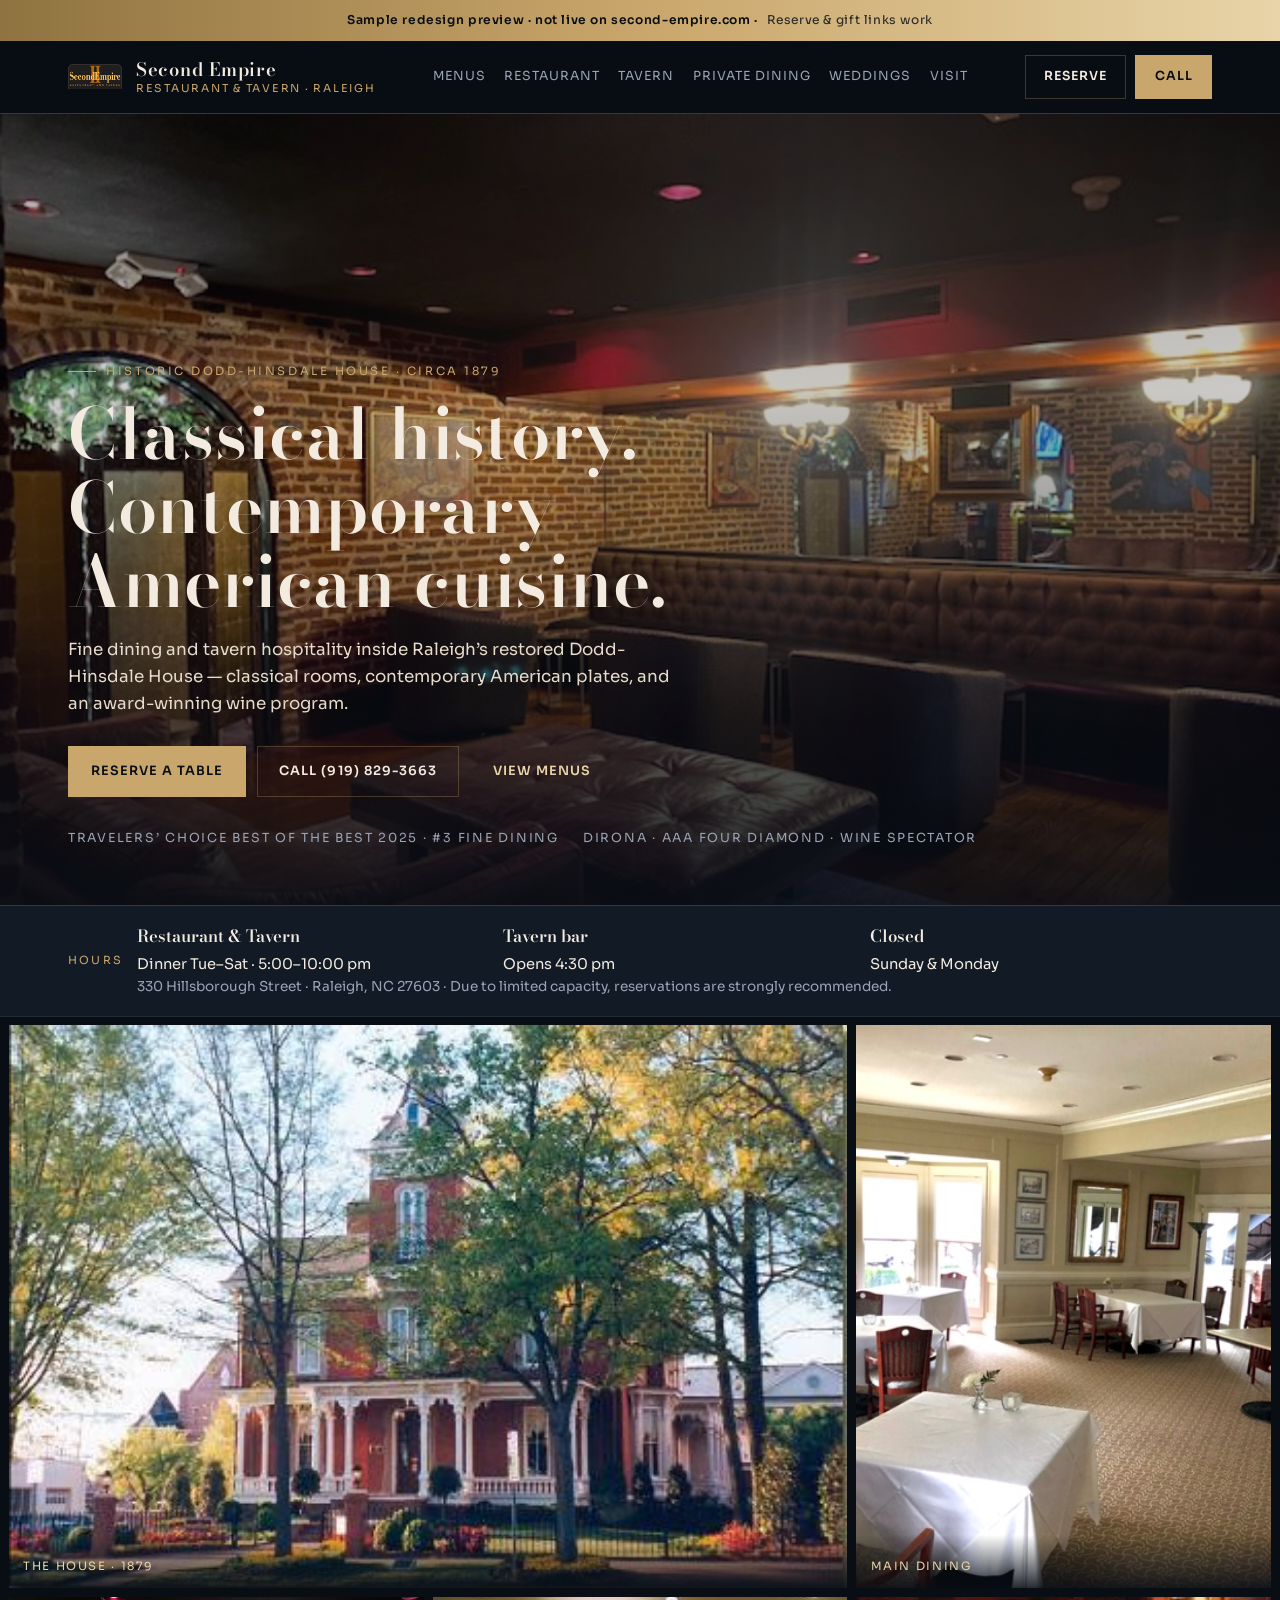
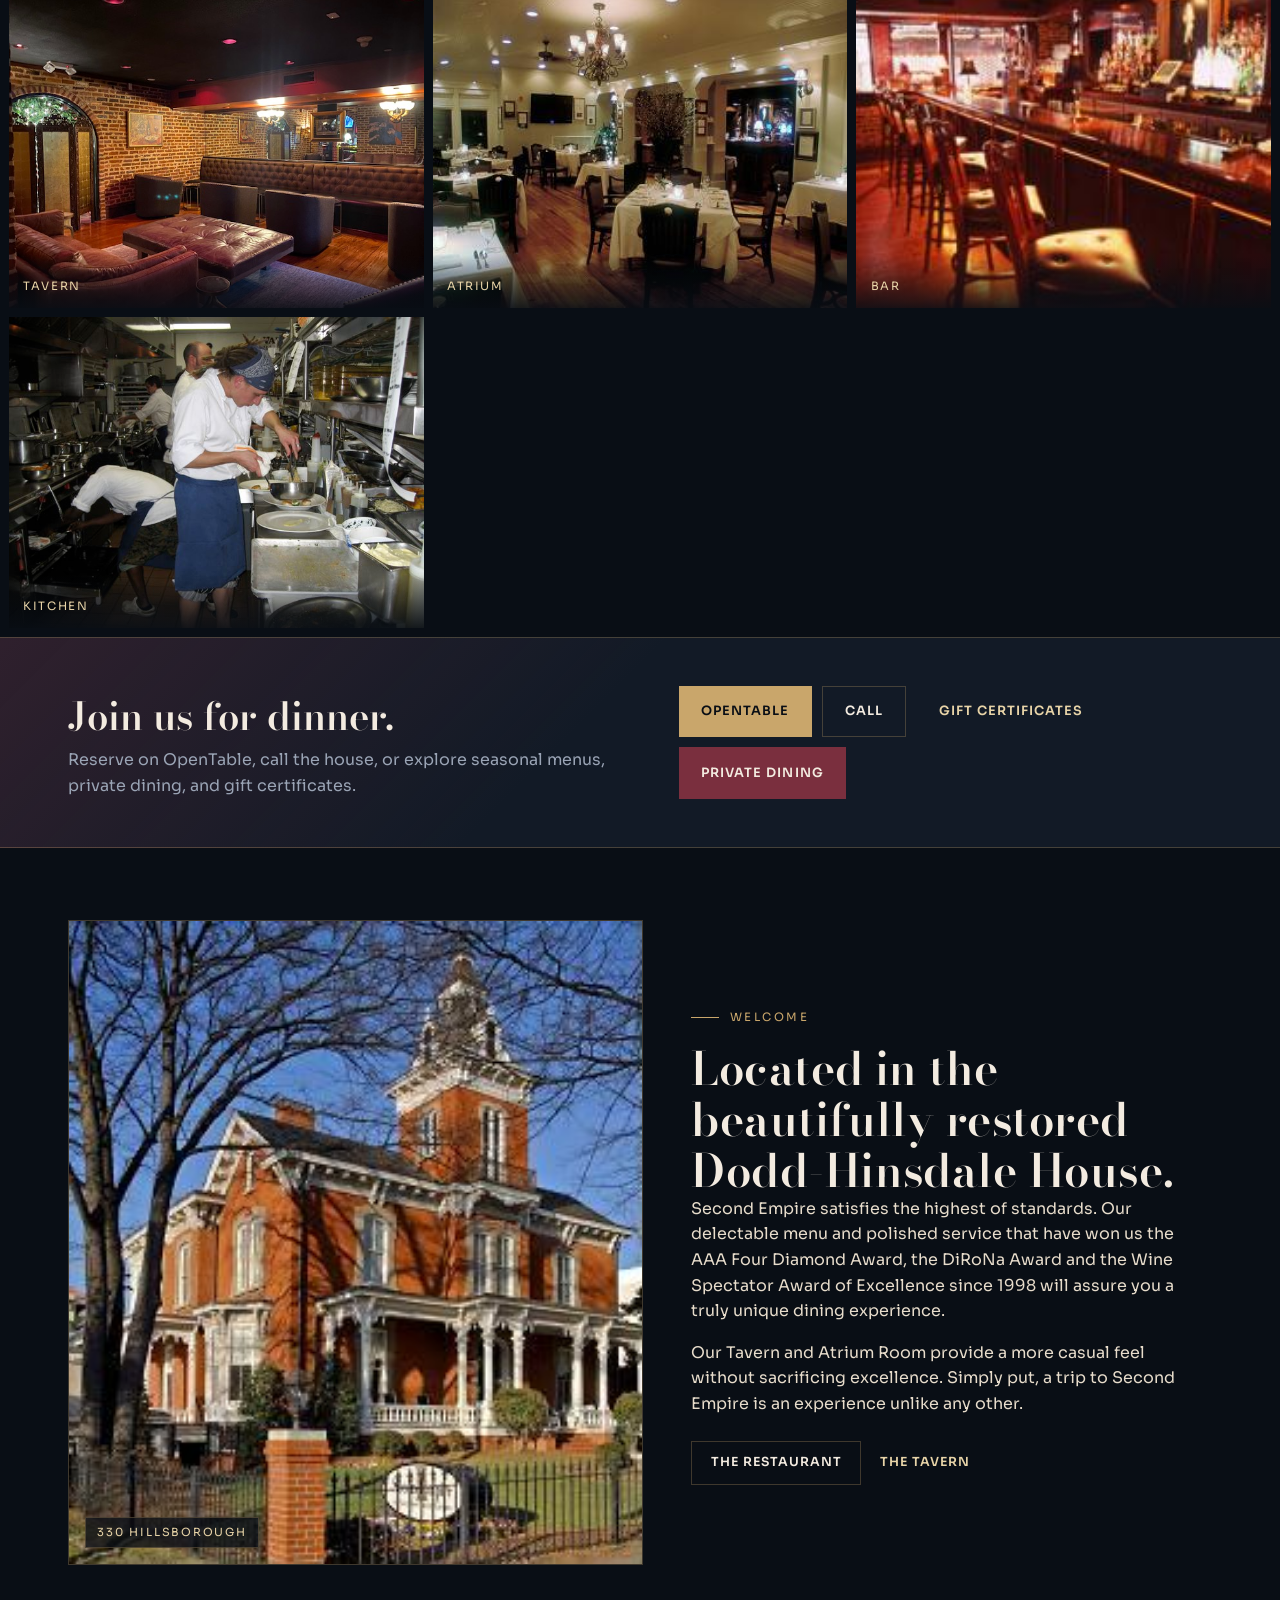
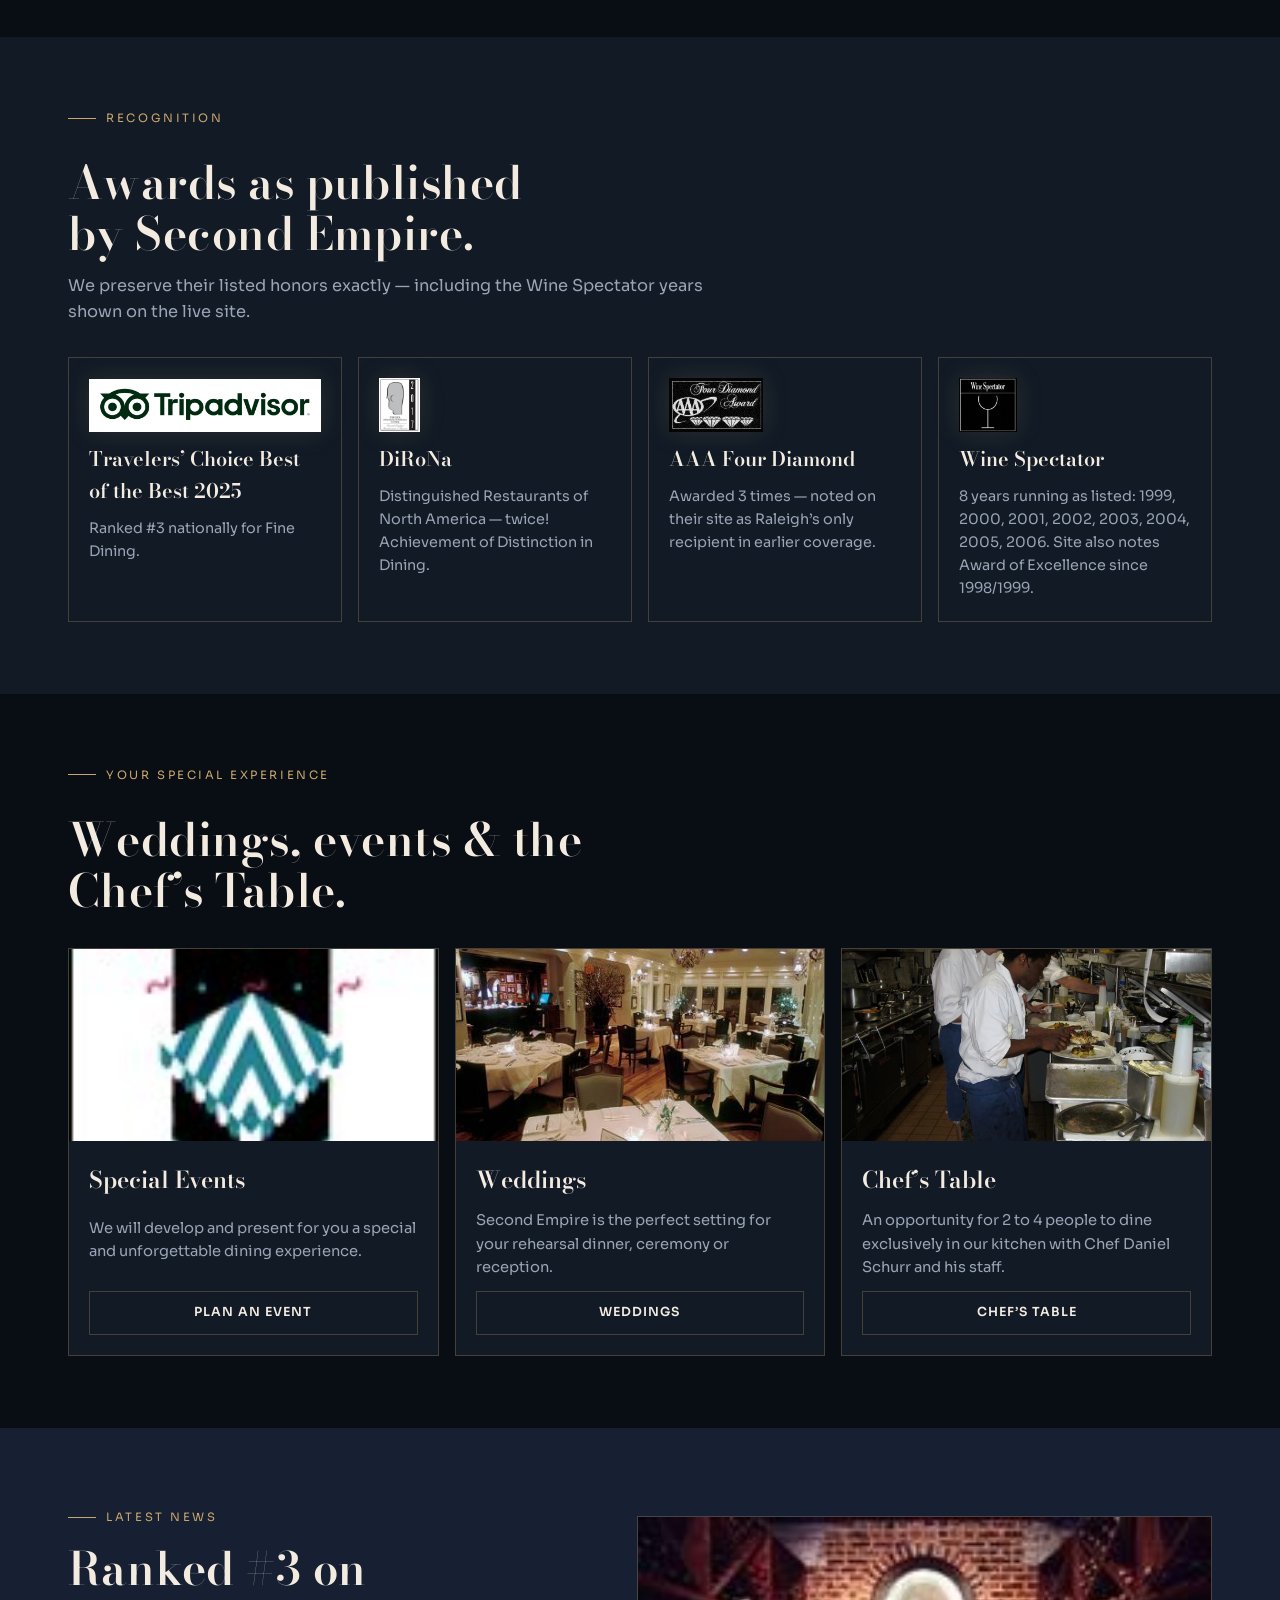
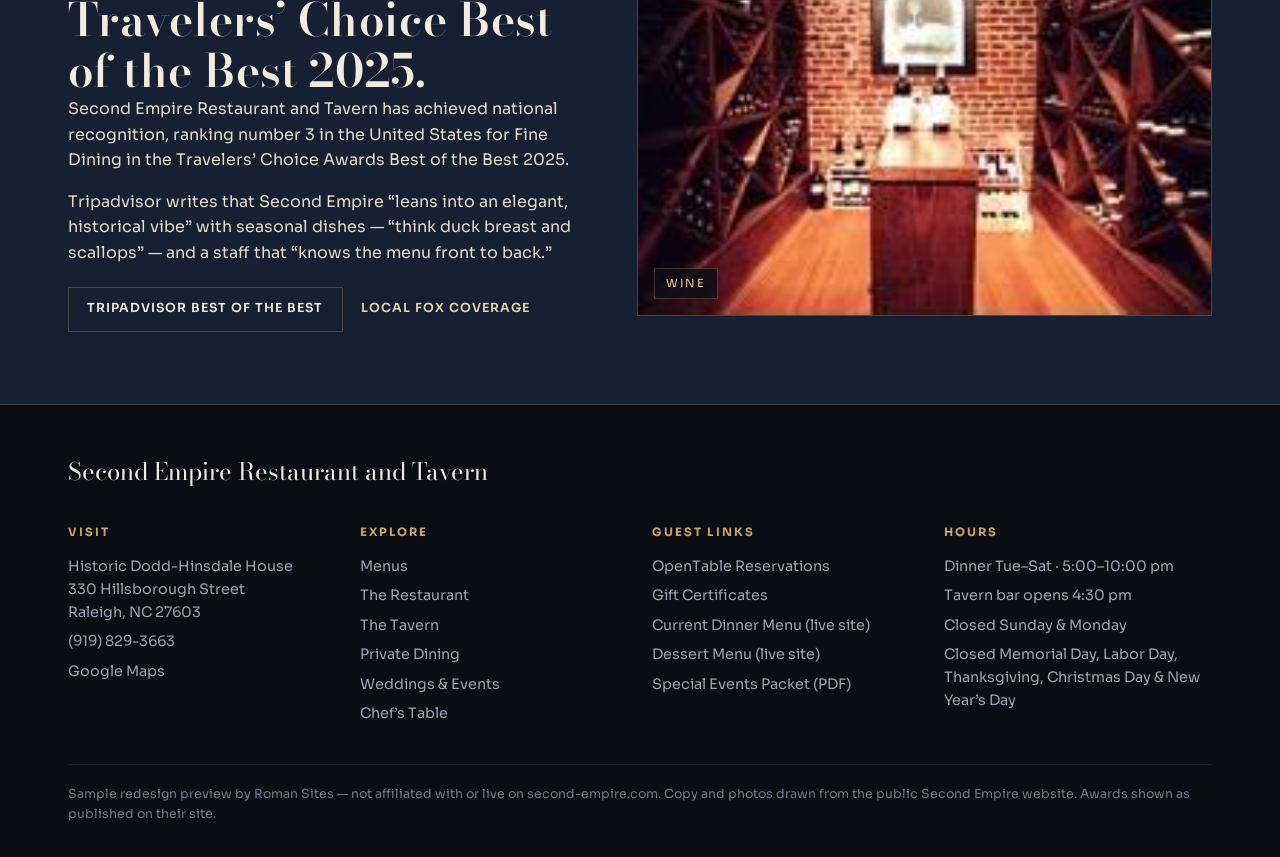
<file: index.html>
<!DOCTYPE html>
<html lang="en">
<head>
  <meta charset="utf-8" />
  <meta name="viewport" content="width=device-width, initial-scale=1" />
  <title>Second Empire Restaurant and Tavern · Historic Dodd-Hinsdale House, Raleigh</title>
  <meta name="description" content="Fine dining in downtown Raleigh’s restored Dodd-Hinsdale House. Contemporary American cuisine, award-winning wine, Tavern, private dining, weddings & Chef’s Table." />
  <link rel="preconnect" href="https://fonts.googleapis.com" />
  <link rel="preconnect" href="https://fonts.gstatic.com" crossorigin />
  <link href="https://fonts.googleapis.com/css2?family=Bodoni+Moda:ital,opsz,wght@0,6..96,500;0,6..96,600;0,6..96,700;1,6..96,500&family=Sora:wght@400;500;600;700&display=swap" rel="stylesheet" />
  <link rel="stylesheet" href="assets/styles.css" />
  <link rel="icon" href="assets/logo.png" />
</head>
<body>
  <div class="preview-banner" role="status">
    Sample redesign preview · not live on second-empire.com · <span>Reserve &amp; gift links work</span>
  </div>

  <header class="site-header">
    <div class="nav-inner">
      <a class="brand" href="index.html">
        <img src="assets/logo.png" alt="Second Empire logo" width="752" height="344" />
        <span class="brand-text">
          <span class="brand-name">Second Empire</span>
          <span class="brand-tag">Restaurant &amp; Tavern · Raleigh</span>
        </span>
      </a>
      <nav class="nav-links" aria-label="Primary">
        <a href="menus.html">Menus</a>
        <a href="restaurant.html">Restaurant</a>
        <a href="tavern.html">Tavern</a>
        <a href="private-dining.html">Private Dining</a>
        <a href="weddings-events.html">Weddings</a>
        <a href="visit.html">Visit</a>
      </nav>
      <div class="nav-ctas">
        <a class="btn btn-secondary" href="https://www.opentable.com/r/second-empire-restaurant-and-tavern-reservations-raleigh?restref=36919&lang=en-US&ot_source=Restaurant%20website" target="_blank" rel="noopener">Reserve</a>
        <a class="btn btn-primary" href="tel:9198293663">Call</a>
        <button class="nav-toggle" type="button" data-nav-toggle aria-expanded="false" aria-controls="mobile-nav" aria-label="Open menu">
          <span></span>
        </button>
      </div>
    </div>
    <div class="mobile-panel" id="mobile-nav" data-mobile-panel>
      <a href="menus.html">Menus</a>
      <a href="restaurant.html">The Restaurant</a>
      <a href="tavern.html">The Tavern</a>
      <a href="private-dining.html">Private Dining</a>
      <a href="weddings-events.html">Weddings &amp; Events</a>
      <a href="chefs-table.html">Chef’s Table</a>
      <a href="visit.html">Visit / Hours</a>
      <a href="https://secondempire.hrpos.heartland.us/" target="_blank" rel="noopener">Gift Certificates</a>
      <a href="tel:9198293663">Call (919) 829-3663</a>
      <div class="mobile-ctas">
        <a class="btn btn-secondary" href="https://www.opentable.com/r/second-empire-restaurant-and-tavern-reservations-raleigh?restref=36919&lang=en-US&ot_source=Restaurant%20website" target="_blank" rel="noopener">Reserve</a>
        <a class="btn btn-primary" href="tel:9198293663">Call</a>
      </div>
    </div>
  </header>

  <main>

    <section class="hero">
      <div class="hero-media" aria-hidden="true">
        <img src="assets/img-7477.jpg" alt="" width="960" height="720" fetchpriority="high" />
      </div>
      <div class="hero-shade" aria-hidden="true"></div>
      <div class="hero-content">
        <p class="eyebrow">Historic Dodd-Hinsdale House · Circa 1879</p>
        <h1>Classical history. Contemporary American cuisine.</h1>
        <p class="hero-lead">Fine dining and tavern hospitality inside Raleigh’s restored Dodd-Hinsdale House — classical rooms, contemporary American plates, and an award-winning wine program.</p>
        <div class="hero-actions">
          <a class="btn btn-primary btn-lg" href="https://www.opentable.com/r/second-empire-restaurant-and-tavern-reservations-raleigh?restref=36919&lang=en-US&ot_source=Restaurant%20website" target="_blank" rel="noopener">Reserve a Table</a>
          <a class="btn btn-secondary btn-lg" href="tel:9198293663">Call (919) 829-3663</a>
          <a class="btn btn-ghost btn-lg" href="menus.html">View Menus</a>
        </div>
        <div class="monogram-row" aria-label="Highlights">
          <span>Travelers’ Choice Best of the Best 2025 · #3 Fine Dining</span>
          <span>DiRoNa · AAA Four Diamond · Wine Spectator</span>
        </div>
      </div>
    </section>

    <aside class="hours-strip" aria-label="Hours">
      <div class="hours-strip-inner">
        <div class="hours-label">Hours</div>
        <div>
          <div class="hours-grid">
            <div>
              <strong>Restaurant &amp; Tavern</strong>
              Dinner Tue–Sat · 5:00–10:00 pm
            </div>
            <div>
              <strong>Tavern bar</strong>
              Opens 4:30 pm
            </div>
            <div>
              <strong>Closed</strong>
              Sunday &amp; Monday
            </div>
          </div>
          <p class="hours-note">330 Hillsborough Street · Raleigh, NC 27603 · Due to limited capacity, reservations are strongly recommended.</p>
        </div>
      </div>
    </aside>

    <section class="photo-mosaic" aria-label="The house">
      <div class="photo-mosaic-grid">
        <figure class="tile">
          <img src="assets/house-front.jpg" alt="Historic Dodd-Hinsdale House" width="407" height="273" loading="lazy" />
          <figcaption class="tile-caption">The House · 1879</figcaption>
        </figure>
        <figure class="tile">
          <img src="assets/empire-room.jpg" alt="Dining room at Second Empire" width="640" height="480" loading="lazy" />
          <figcaption class="tile-caption">Main dining</figcaption>
        </figure>
        <figure class="tile">
          <img src="assets/dining-1.jpg" alt="Tavern dining" width="640" height="480" loading="lazy" />
          <figcaption class="tile-caption">Tavern</figcaption>
        </figure>
        <figure class="tile">
          <img src="assets/atrium_n.jpg" alt="Atrium room" width="404" height="271" loading="lazy" />
          <figcaption class="tile-caption">Atrium</figcaption>
        </figure>
        <figure class="tile">
          <img src="assets/bar.jpg" alt="Tavern bar" width="250" height="165" loading="lazy" />
          <figcaption class="tile-caption">Bar</figcaption>
        </figure>
        <figure class="tile">
          <img src="assets/img-5669.jpg" alt="Kitchen plating" width="640" height="480" loading="lazy" />
          <figcaption class="tile-caption">Kitchen</figcaption>
        </figure>
      </div>
    </section>

    <section class="cta-band">
      <div class="cta-band-inner">
        <div>
          <h2>Join us for dinner.</h2>
          <p class="muted">Reserve on OpenTable, call the house, or explore seasonal menus, private dining, and gift certificates.</p>
        </div>
        <div class="cta-band-actions">
          <a class="btn btn-primary btn-lg" href="https://www.opentable.com/r/second-empire-restaurant-and-tavern-reservations-raleigh?restref=36919&lang=en-US&ot_source=Restaurant%20website" target="_blank" rel="noopener">OpenTable</a>
          <a class="btn btn-secondary btn-lg" href="tel:9198293663">Call</a>
          <a class="btn btn-ghost btn-lg" href="https://secondempire.hrpos.heartland.us/" target="_blank" rel="noopener">Gift Certificates</a>
          <a class="btn btn-wine btn-lg" href="private-dining.html">Private Dining</a>
        </div>
      </div>
    </section>

    <section class="section">
      <div class="section-inner split">
        <div class="split-visual" aria-hidden="true">
          <img src="assets/outside.jpg" alt="" width="245" height="275" loading="lazy" />
          <p class="split-visual-caption">330 Hillsborough</p>
        </div>
        <div>
          <p class="eyebrow">Welcome</p>
          <h2 class="display-h2">Located in the beautifully restored Dodd-Hinsdale House.</h2>
          <div class="prose">
            <p>Second Empire satisfies the highest of standards. Our delectable menu and polished service that have won us the AAA Four Diamond Award, the DiRoNa Award and the Wine Spectator Award of Excellence since 1998 will assure you a truly unique dining experience.</p>
            <p>Our Tavern and Atrium Room provide a more casual feel without sacrificing excellence. Simply put, a trip to Second Empire is an experience unlike any other.</p>
          </div>
          <div class="hero-actions" style="margin-top:1.5rem">
            <a class="btn btn-secondary" href="restaurant.html">The Restaurant</a>
            <a class="btn btn-ghost" href="tavern.html">The Tavern</a>
          </div>
        </div>
      </div>
    </section>

    <section class="section band-slate">
      <div class="section-inner">
        <div class="section-head">
          <p class="eyebrow">Recognition</p>
          <h2 class="display-h2">Awards as published by Second Empire.</h2>
          <p class="lede">We preserve their listed honors exactly — including the Wine Spectator years shown on the live site.</p>
        </div>
        <div class="awards">
          <article class="award-card">
            <img src="assets/tripadvisor.png" alt="Tripadvisor" width="416" height="96" />
            <h3>Travelers’ Choice Best of the Best 2025</h3>
            <p>Ranked #3 nationally for Fine Dining.</p>
          </article>
          <article class="award-card">
            <img src="assets/dirona-2017.png" alt="DiRoNa" width="240" height="320" />
            <h3>DiRoNa</h3>
            <p>Distinguished Restaurants of North America — twice! Achievement of Distinction in Dining.</p>
          </article>
          <article class="award-card">
            <img src="assets/aaa-award.gif" alt="AAA Four Diamond" width="160" height="93" />
            <h3>AAA Four Diamond</h3>
            <p>Awarded 3 times — noted on their site as Raleigh’s only recipient in earlier coverage.</p>
          </article>
          <article class="award-card">
            <img src="assets/wine-spectator.jpg" alt="Wine Spectator" width="100" height="93" />
            <h3>Wine Spectator</h3>
            <p>8 years running as listed: 1999, 2000, 2001, 2002, 2003, 2004, 2005, 2006. Site also notes Award of Excellence since 1998/1999.</p>
          </article>
        </div>
      </div>
    </section>

    <section class="section">
      <div class="section-inner">
        <div class="section-head">
          <p class="eyebrow">Your special experience</p>
          <h2 class="display-h2">Weddings, events &amp; the Chef’s Table.</h2>
        </div>
        <div class="card-grid">
          <article class="card">
            <img src="assets/special-event.jpg" alt="Special events" width="108" height="158" loading="lazy" />
            <div class="card-body">
              <h3>Special Events</h3>
              <p>We will develop and present for you a special and unforgettable dining experience.</p>
              <a class="btn btn-secondary" href="weddings-events.html">Plan an event</a>
            </div>
          </article>
          <article class="card">
            <img src="assets/atrium_se.jpg" alt="Wedding atrium" width="404" height="272" loading="lazy" />
            <div class="card-body">
              <h3>Weddings</h3>
              <p>Second Empire is the perfect setting for your rehearsal dinner, ceremony or reception.</p>
              <a class="btn btn-secondary" href="weddings-events.html">Weddings</a>
            </div>
          </article>
          <article class="card">
            <img src="assets/img-5671.jpg" alt="Chef’s Table kitchen" width="640" height="480" loading="lazy" />
            <div class="card-body">
              <h3>Chef’s Table</h3>
              <p>An opportunity for 2 to 4 people to dine exclusively in our kitchen with Chef Daniel Schurr and his staff.</p>
              <a class="btn btn-secondary" href="chefs-table.html">Chef’s Table</a>
            </div>
          </article>
        </div>
      </div>
    </section>

    <section class="section band-panel">
      <div class="section-inner split reverse">
        <div class="split-visual" aria-hidden="true">
          <img src="assets/wine-vault.jpg" alt="" width="200" height="139" loading="lazy" />
          <p class="split-visual-caption">Wine</p>
        </div>
        <div>
          <p class="eyebrow">Latest news</p>
          <h2 class="display-h2">Ranked #3 on Travelers’ Choice Best of the Best 2025.</h2>
          <div class="prose">
            <p>Second Empire Restaurant and Tavern has achieved national recognition, ranking number 3 in the United States for Fine Dining in the Travelers’ Choice Awards Best of the Best 2025.</p>
            <p>Tripadvisor writes that Second Empire “leans into an elegant, historical vibe” with seasonal dishes — “think duck breast and scallops” — and a staff that “knows the menu front to back.”</p>
          </div>
          <div class="hero-actions" style="margin-top:1.35rem">
            <a class="btn btn-secondary" href="https://www.tripadvisor.com/TravelersChoice-Restaurants-cFineDining-g191" target="_blank" rel="noopener">Tripadvisor Best of the Best</a>
            <a class="btn btn-ghost" href="https://myfox8.com/news/north-carolina/raleigh/north-carolina-historic-house-turned-restaurant-named-top-spot-for-fine-dining-tripadvisor/" target="_blank" rel="noopener">Local FOX coverage</a>
          </div>
        </div>
      </div>
    </section>

  </main>

  <footer class="site-footer">
    <div class="footer-inner">
      <div class="footer-brand">Second Empire Restaurant and Tavern</div>
      <div class="footer-grid">
        <div class="footer-col">
          <h4>Visit</h4>
          <p>Historic Dodd-Hinsdale House<br />330 Hillsborough Street<br />Raleigh, NC 27603</p>
          <a href="tel:9198293663">(919) 829-3663</a>
          <a href="https://www.google.com/maps/search/?api=1&query=330+Hillsborough+St,+Raleigh,+NC+27603" target="_blank" rel="noopener">Google Maps</a>
        </div>
        <div class="footer-col">
          <h4>Explore</h4>
          <a href="menus.html">Menus</a>
          <a href="restaurant.html">The Restaurant</a>
          <a href="tavern.html">The Tavern</a>
          <a href="private-dining.html">Private Dining</a>
          <a href="weddings-events.html">Weddings &amp; Events</a>
          <a href="chefs-table.html">Chef’s Table</a>
        </div>
        <div class="footer-col">
          <h4>Guest links</h4>
          <a href="https://www.opentable.com/r/second-empire-restaurant-and-tavern-reservations-raleigh?restref=36919&lang=en-US&ot_source=Restaurant%20website" target="_blank" rel="noopener">OpenTable Reservations</a>
          <a href="https://secondempire.hrpos.heartland.us/" target="_blank" rel="noopener">Gift Certificates</a>
          <a href="https://www.second-empire.com/menus/main/" target="_blank" rel="noopener">Current Dinner Menu (live site)</a>
          <a href="https://www.second-empire.com/menus/dessert/" target="_blank" rel="noopener">Dessert Menu (live site)</a>
          <a href="https://www.second-empire.com/web/2026/03/Secon-empire-Special-Events-Packet-0326.pdf" target="_blank" rel="noopener">Special Events Packet (PDF)</a>
        </div>
        <div class="footer-col">
          <h4>Hours</h4>
          <p>Dinner Tue–Sat · 5:00–10:00 pm</p>
          <p>Tavern bar opens 4:30 pm</p>
          <p>Closed Sunday &amp; Monday</p>
          <p>Closed Memorial Day, Labor Day, Thanksgiving, Christmas Day &amp; New Year’s Day</p>
        </div>
      </div>
      <p class="footer-note">Sample redesign preview by Roman Sites — not affiliated with or live on second-empire.com. Copy and photos drawn from the public Second Empire website. Awards shown as published on their site.</p>
    </div>
  </footer>
  <script src="assets/site.js"></script>
</body>
</html>
</file>
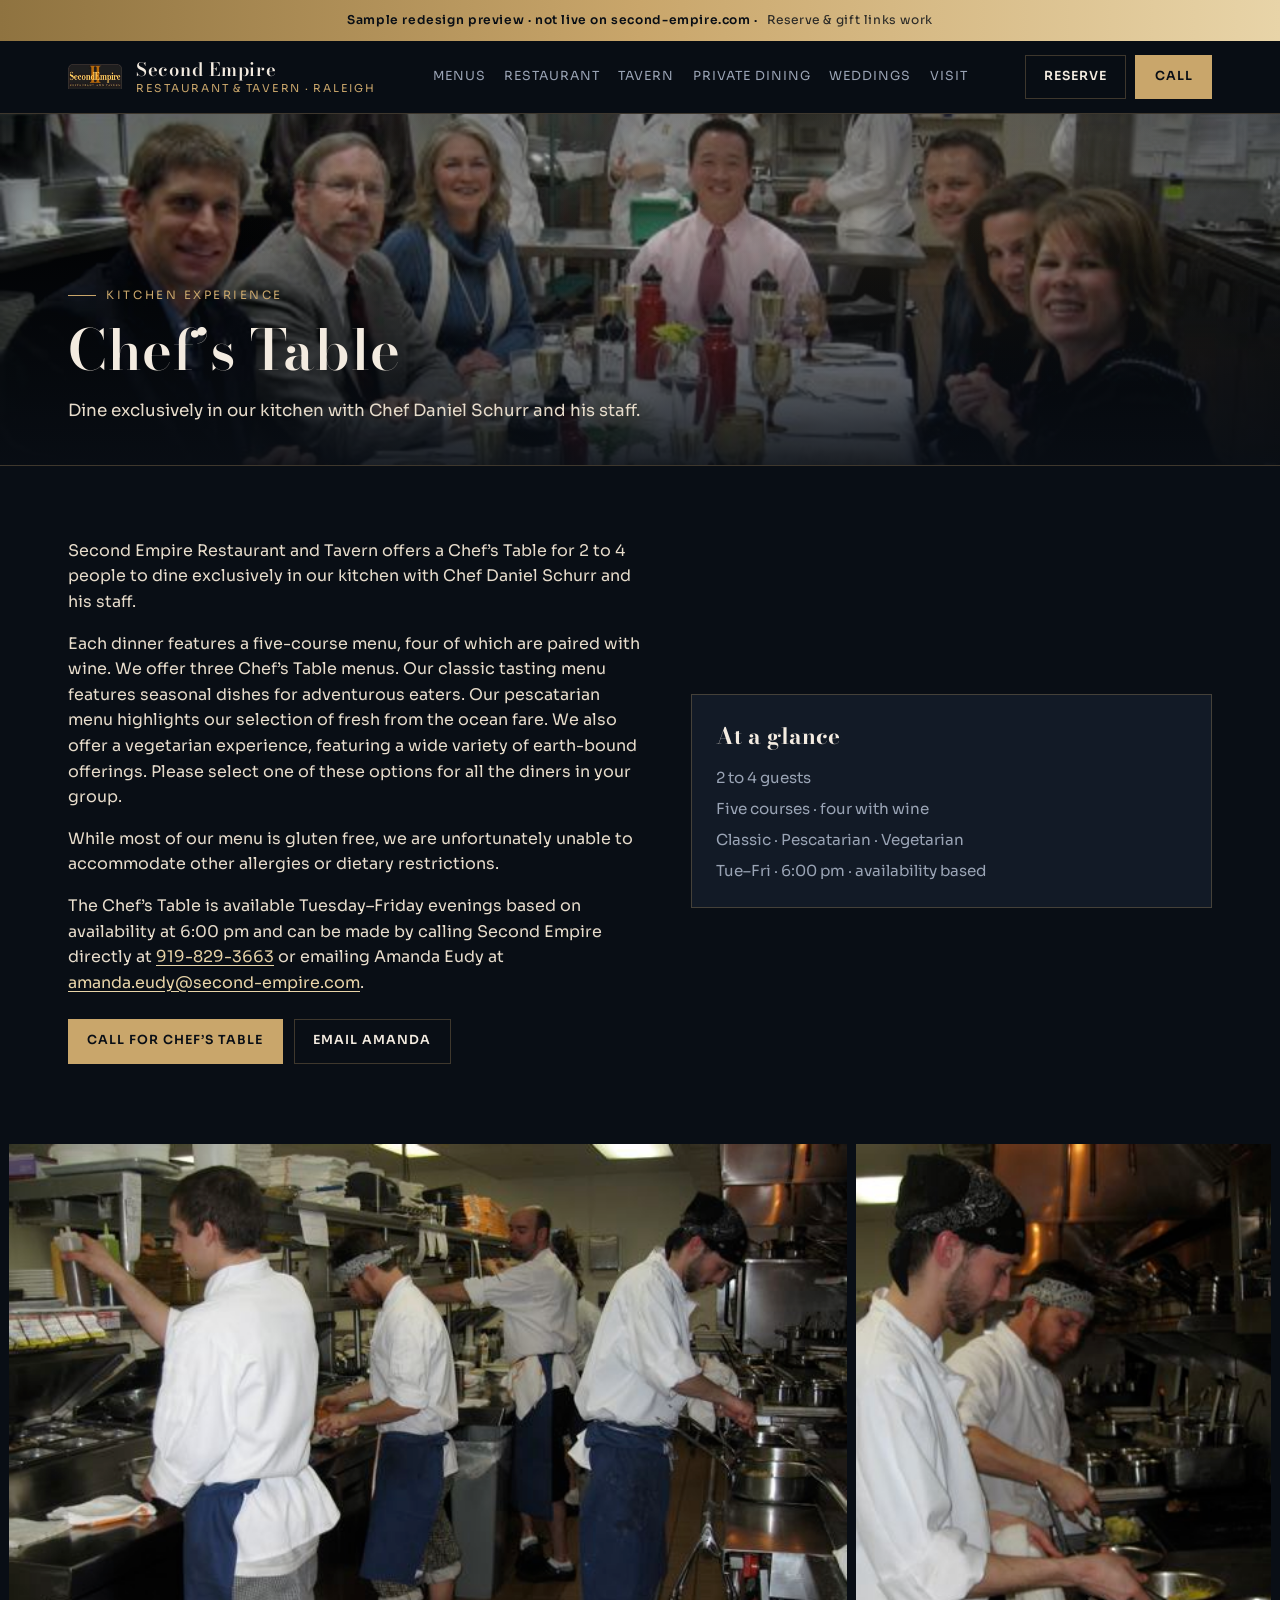
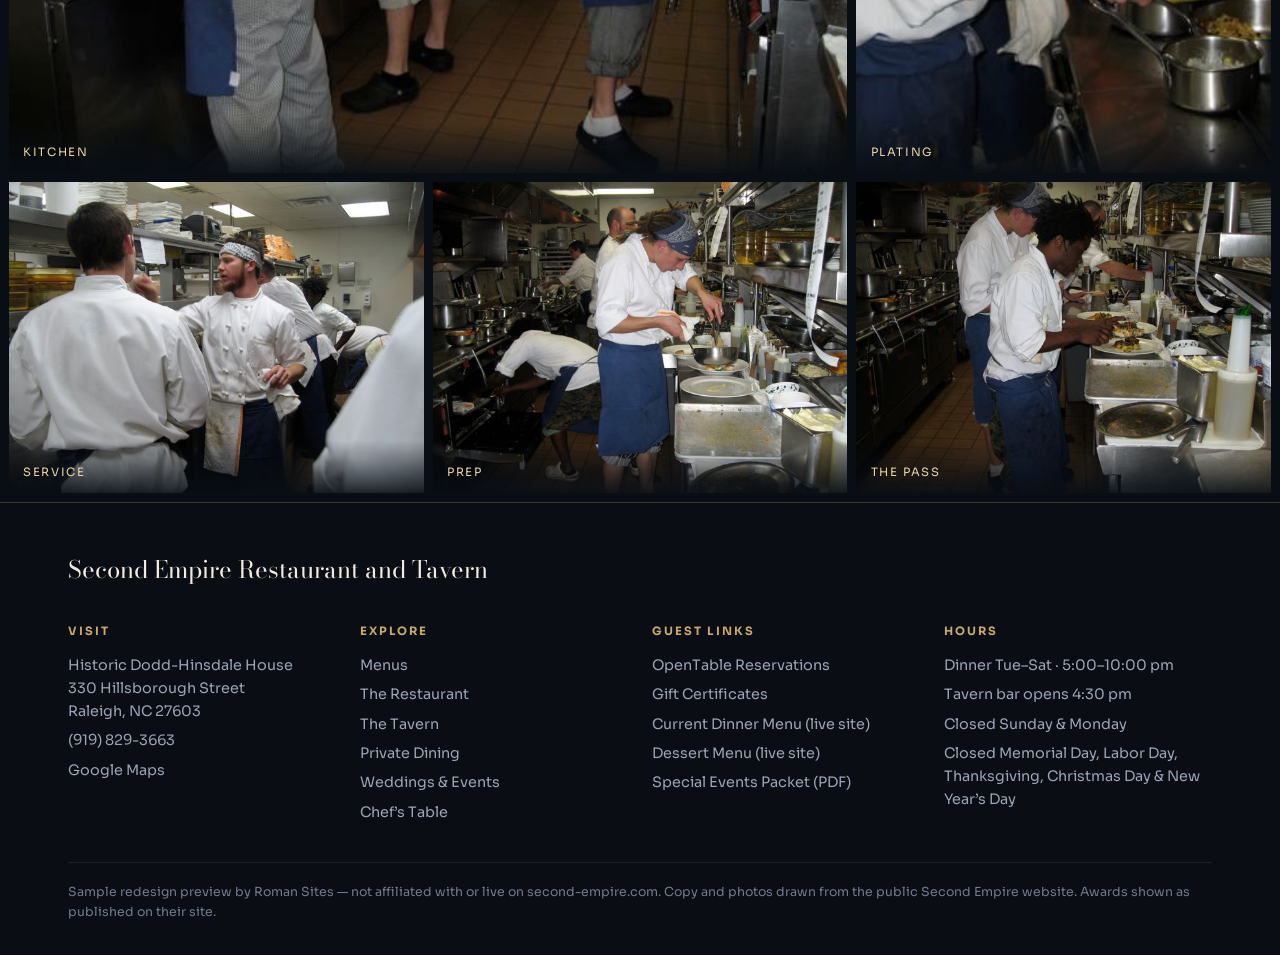
<file: chefs-table.html>
<!DOCTYPE html>
<html lang="en">
<head>
  <meta charset="utf-8" />
  <meta name="viewport" content="width=device-width, initial-scale=1" />
  <title>Chef’s Table · Second Empire Restaurant and Tavern</title>
  <meta name="description" content="Five-course Chef’s Table for 2–4 guests with Chef Daniel Schurr — classic, pescatarian or vegetarian — Tuesday–Friday at 6:00 pm." />
  <link rel="preconnect" href="https://fonts.googleapis.com" />
  <link rel="preconnect" href="https://fonts.gstatic.com" crossorigin />
  <link href="https://fonts.googleapis.com/css2?family=Bodoni+Moda:ital,opsz,wght@0,6..96,500;0,6..96,600;0,6..96,700;1,6..96,500&family=Sora:wght@400;500;600;700&display=swap" rel="stylesheet" />
  <link rel="stylesheet" href="assets/styles.css" />
  <link rel="icon" href="assets/logo.png" />
</head>
<body>
  <div class="preview-banner" role="status">
    Sample redesign preview · not live on second-empire.com · <span>Reserve &amp; gift links work</span>
  </div>

  <header class="site-header">
    <div class="nav-inner">
      <a class="brand" href="index.html">
        <img src="assets/logo.png" alt="Second Empire logo" width="752" height="344" />
        <span class="brand-text">
          <span class="brand-name">Second Empire</span>
          <span class="brand-tag">Restaurant &amp; Tavern · Raleigh</span>
        </span>
      </a>
      <nav class="nav-links" aria-label="Primary">
        <a href="menus.html">Menus</a>
        <a href="restaurant.html">Restaurant</a>
        <a href="tavern.html">Tavern</a>
        <a href="private-dining.html">Private Dining</a>
        <a href="weddings-events.html">Weddings</a>
        <a href="visit.html">Visit</a>
      </nav>
      <div class="nav-ctas">
        <a class="btn btn-secondary" href="https://www.opentable.com/r/second-empire-restaurant-and-tavern-reservations-raleigh?restref=36919&lang=en-US&ot_source=Restaurant%20website" target="_blank" rel="noopener">Reserve</a>
        <a class="btn btn-primary" href="tel:9198293663">Call</a>
        <button class="nav-toggle" type="button" data-nav-toggle aria-expanded="false" aria-controls="mobile-nav" aria-label="Open menu">
          <span></span>
        </button>
      </div>
    </div>
    <div class="mobile-panel" id="mobile-nav" data-mobile-panel>
      <a href="menus.html">Menus</a>
      <a href="restaurant.html">The Restaurant</a>
      <a href="tavern.html">The Tavern</a>
      <a href="private-dining.html">Private Dining</a>
      <a href="weddings-events.html">Weddings &amp; Events</a>
      <a href="chefs-table.html">Chef’s Table</a>
      <a href="visit.html">Visit / Hours</a>
      <a href="https://secondempire.hrpos.heartland.us/" target="_blank" rel="noopener">Gift Certificates</a>
      <a href="tel:9198293663">Call (919) 829-3663</a>
      <div class="mobile-ctas">
        <a class="btn btn-secondary" href="https://www.opentable.com/r/second-empire-restaurant-and-tavern-reservations-raleigh?restref=36919&lang=en-US&ot_source=Restaurant%20website" target="_blank" rel="noopener">Reserve</a>
        <a class="btn btn-primary" href="tel:9198293663">Call</a>
      </div>
    </div>
  </header>

  <main>

    <section class="page-hero">
      <div class="hero-media" aria-hidden="true"><img src="assets/img-5682.jpg" alt="" width="640" height="480" /></div>
      <div class="hero-shade" aria-hidden="true"></div>
      <div class="hero-content">
        <p class="eyebrow">Kitchen experience</p>
        <h1>Chef’s Table</h1>
        <p class="hero-lead">Dine exclusively in our kitchen with Chef Daniel Schurr and his staff.</p>
      </div>
    </section>
    <section class="section">
      <div class="section-inner split">
        <div>
          <div class="prose">
            <p>Second Empire Restaurant and Tavern offers a Chef’s Table for 2 to 4 people to dine exclusively in our kitchen with Chef Daniel Schurr and his staff.</p>
            <p>Each dinner features a five-course menu, four of which are paired with wine. We offer three Chef’s Table menus. Our classic tasting menu features seasonal dishes for adventurous eaters. Our pescatarian menu highlights our selection of fresh from the ocean fare. We also offer a vegetarian experience, featuring a wide variety of earth-bound offerings. Please select one of these options for all the diners in your group.</p>
            <p>While most of our menu is gluten free, we are unfortunately unable to accommodate other allergies or dietary restrictions.</p>
            <p>The Chef’s Table is available Tuesday–Friday evenings based on availability at 6:00 pm and can be made by calling Second Empire directly at <a href="tel:9198293663">919-829-3663</a> or emailing Amanda Eudy at <a href="mailto:amanda.eudy@second-empire.com">amanda.eudy@second-empire.com</a>.</p>
          </div>
          <div class="hero-actions" style="margin-top:1.5rem">
            <a class="btn btn-primary" href="tel:9198293663">Call for Chef’s Table</a>
            <a class="btn btn-secondary" href="mailto:amanda.eudy@second-empire.com">Email Amanda</a>
          </div>
        </div>
        <aside class="visit-card">
          <h3>At a glance</h3>
          <ul>
            <li>2 to 4 guests</li>
            <li>Five courses · four with wine</li>
            <li>Classic · Pescatarian · Vegetarian</li>
            <li>Tue–Fri · 6:00 pm · availability based</li>
          </ul>
        </aside>
      </div>
    </section>
    <section class="photo-mosaic" aria-label="Kitchen">
      <div class="photo-mosaic-grid">
        <figure class="tile"><img src="assets/img-5667.jpg" alt="Kitchen" width="640" height="480" loading="lazy" /><figcaption class="tile-caption">Kitchen</figcaption></figure>
        <figure class="tile"><img src="assets/img-5679.jpg" alt="Plating" width="640" height="480" loading="lazy" /><figcaption class="tile-caption">Plating</figcaption></figure>
        <figure class="tile"><img src="assets/img-5680.jpg" alt="Service" width="640" height="480" loading="lazy" /><figcaption class="tile-caption">Service</figcaption></figure>
        <figure class="tile"><img src="assets/img-5669.jpg" alt="Prep" width="640" height="480" loading="lazy" /><figcaption class="tile-caption">Prep</figcaption></figure>
        <figure class="tile"><img src="assets/img-5671.jpg" alt="Pass" width="640" height="480" loading="lazy" /><figcaption class="tile-caption">The pass</figcaption></figure>
      </div>
    </section>

  </main>

  <footer class="site-footer">
    <div class="footer-inner">
      <div class="footer-brand">Second Empire Restaurant and Tavern</div>
      <div class="footer-grid">
        <div class="footer-col">
          <h4>Visit</h4>
          <p>Historic Dodd-Hinsdale House<br />330 Hillsborough Street<br />Raleigh, NC 27603</p>
          <a href="tel:9198293663">(919) 829-3663</a>
          <a href="https://www.google.com/maps/search/?api=1&query=330+Hillsborough+St,+Raleigh,+NC+27603" target="_blank" rel="noopener">Google Maps</a>
        </div>
        <div class="footer-col">
          <h4>Explore</h4>
          <a href="menus.html">Menus</a>
          <a href="restaurant.html">The Restaurant</a>
          <a href="tavern.html">The Tavern</a>
          <a href="private-dining.html">Private Dining</a>
          <a href="weddings-events.html">Weddings &amp; Events</a>
          <a href="chefs-table.html">Chef’s Table</a>
        </div>
        <div class="footer-col">
          <h4>Guest links</h4>
          <a href="https://www.opentable.com/r/second-empire-restaurant-and-tavern-reservations-raleigh?restref=36919&lang=en-US&ot_source=Restaurant%20website" target="_blank" rel="noopener">OpenTable Reservations</a>
          <a href="https://secondempire.hrpos.heartland.us/" target="_blank" rel="noopener">Gift Certificates</a>
          <a href="https://www.second-empire.com/menus/main/" target="_blank" rel="noopener">Current Dinner Menu (live site)</a>
          <a href="https://www.second-empire.com/menus/dessert/" target="_blank" rel="noopener">Dessert Menu (live site)</a>
          <a href="https://www.second-empire.com/web/2026/03/Secon-empire-Special-Events-Packet-0326.pdf" target="_blank" rel="noopener">Special Events Packet (PDF)</a>
        </div>
        <div class="footer-col">
          <h4>Hours</h4>
          <p>Dinner Tue–Sat · 5:00–10:00 pm</p>
          <p>Tavern bar opens 4:30 pm</p>
          <p>Closed Sunday &amp; Monday</p>
          <p>Closed Memorial Day, Labor Day, Thanksgiving, Christmas Day &amp; New Year’s Day</p>
        </div>
      </div>
      <p class="footer-note">Sample redesign preview by Roman Sites — not affiliated with or live on second-empire.com. Copy and photos drawn from the public Second Empire website. Awards shown as published on their site.</p>
    </div>
  </footer>
  <script src="assets/site.js"></script>
</body>
</html>
</file>
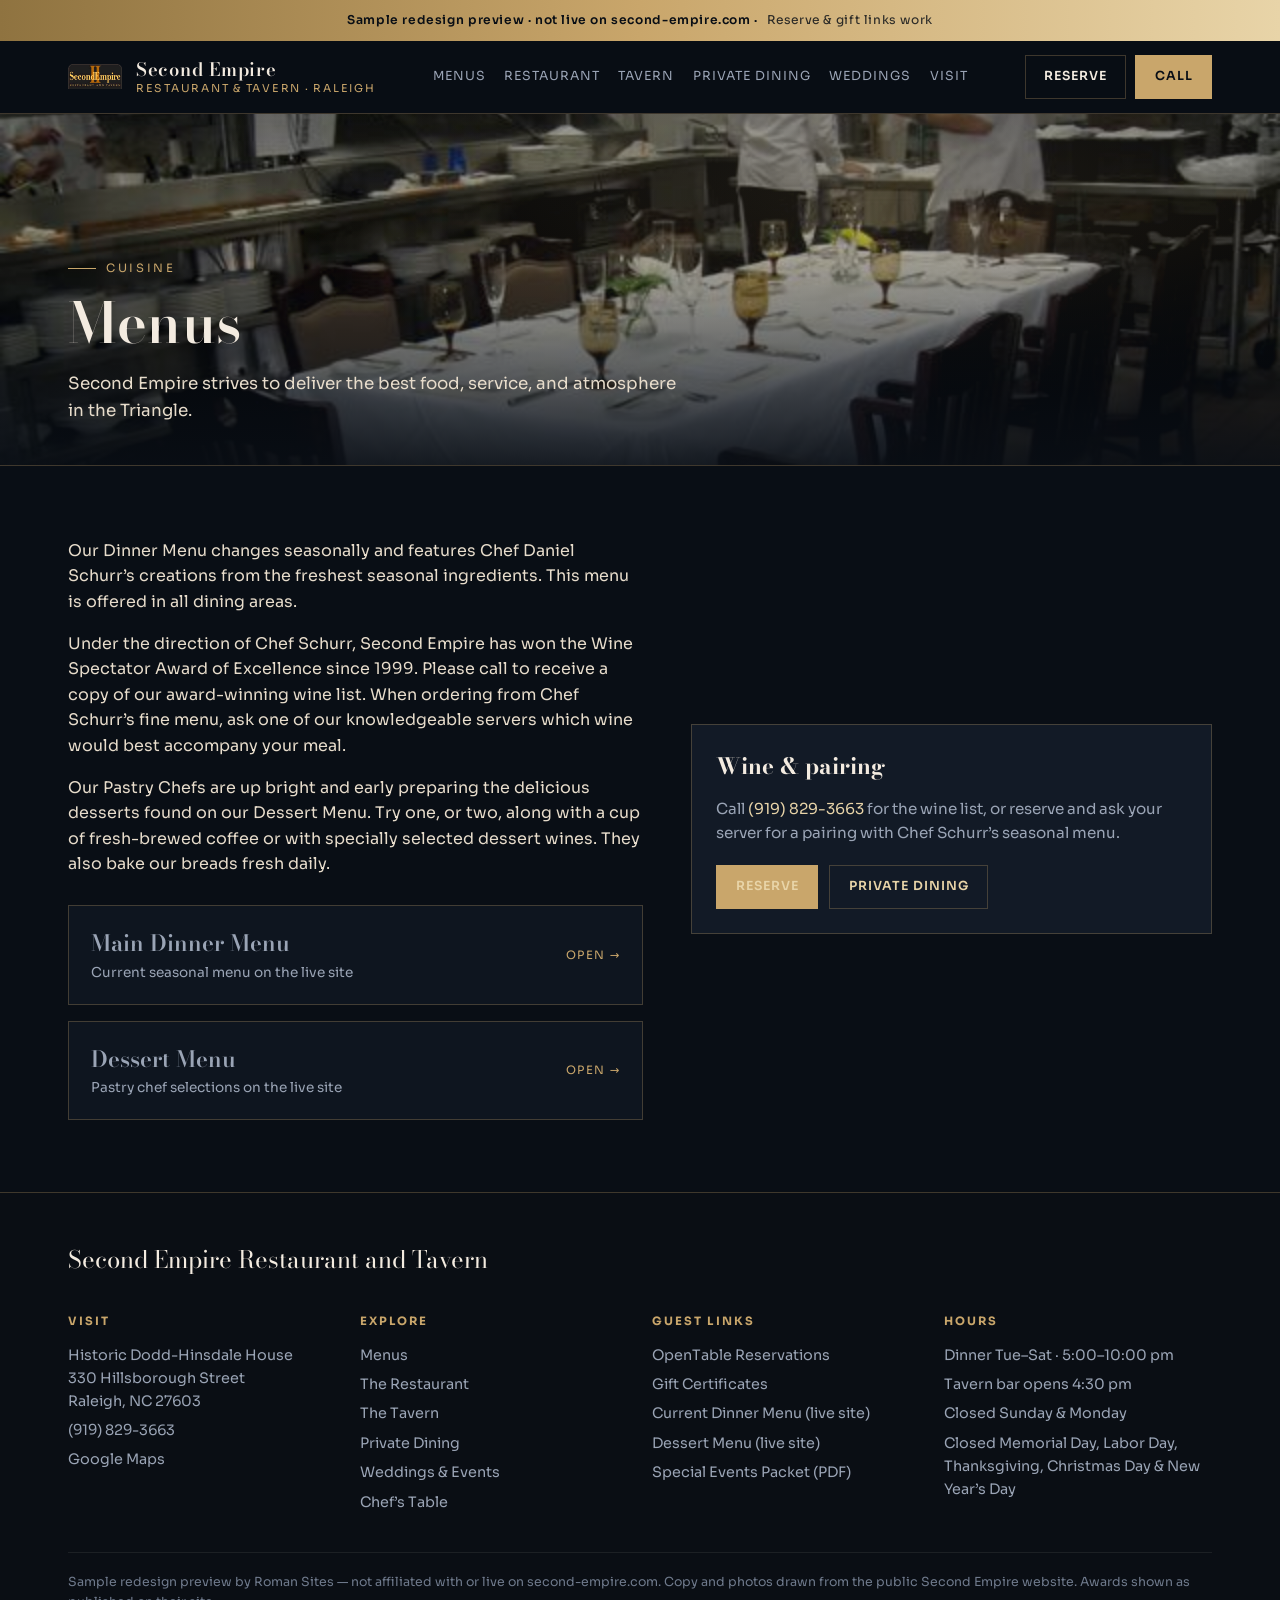
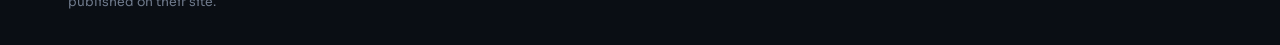
<file: menus.html>
<!DOCTYPE html>
<html lang="en">
<head>
  <meta charset="utf-8" />
  <meta name="viewport" content="width=device-width, initial-scale=1" />
  <title>Menus · Second Empire Restaurant and Tavern</title>
  <meta name="description" content="Seasonal dinner and dessert menus from Chef Daniel Schurr. Wine Spectator Award of Excellence wine list — call for a copy." />
  <link rel="preconnect" href="https://fonts.googleapis.com" />
  <link rel="preconnect" href="https://fonts.gstatic.com" crossorigin />
  <link href="https://fonts.googleapis.com/css2?family=Bodoni+Moda:ital,opsz,wght@0,6..96,500;0,6..96,600;0,6..96,700;1,6..96,500&family=Sora:wght@400;500;600;700&display=swap" rel="stylesheet" />
  <link rel="stylesheet" href="assets/styles.css" />
  <link rel="icon" href="assets/logo.png" />
</head>
<body>
  <div class="preview-banner" role="status">
    Sample redesign preview · not live on second-empire.com · <span>Reserve &amp; gift links work</span>
  </div>

  <header class="site-header">
    <div class="nav-inner">
      <a class="brand" href="index.html">
        <img src="assets/logo.png" alt="Second Empire logo" width="752" height="344" />
        <span class="brand-text">
          <span class="brand-name">Second Empire</span>
          <span class="brand-tag">Restaurant &amp; Tavern · Raleigh</span>
        </span>
      </a>
      <nav class="nav-links" aria-label="Primary">
        <a href="menus.html">Menus</a>
        <a href="restaurant.html">Restaurant</a>
        <a href="tavern.html">Tavern</a>
        <a href="private-dining.html">Private Dining</a>
        <a href="weddings-events.html">Weddings</a>
        <a href="visit.html">Visit</a>
      </nav>
      <div class="nav-ctas">
        <a class="btn btn-secondary" href="https://www.opentable.com/r/second-empire-restaurant-and-tavern-reservations-raleigh?restref=36919&lang=en-US&ot_source=Restaurant%20website" target="_blank" rel="noopener">Reserve</a>
        <a class="btn btn-primary" href="tel:9198293663">Call</a>
        <button class="nav-toggle" type="button" data-nav-toggle aria-expanded="false" aria-controls="mobile-nav" aria-label="Open menu">
          <span></span>
        </button>
      </div>
    </div>
    <div class="mobile-panel" id="mobile-nav" data-mobile-panel>
      <a href="menus.html">Menus</a>
      <a href="restaurant.html">The Restaurant</a>
      <a href="tavern.html">The Tavern</a>
      <a href="private-dining.html">Private Dining</a>
      <a href="weddings-events.html">Weddings &amp; Events</a>
      <a href="chefs-table.html">Chef’s Table</a>
      <a href="visit.html">Visit / Hours</a>
      <a href="https://secondempire.hrpos.heartland.us/" target="_blank" rel="noopener">Gift Certificates</a>
      <a href="tel:9198293663">Call (919) 829-3663</a>
      <div class="mobile-ctas">
        <a class="btn btn-secondary" href="https://www.opentable.com/r/second-empire-restaurant-and-tavern-reservations-raleigh?restref=36919&lang=en-US&ot_source=Restaurant%20website" target="_blank" rel="noopener">Reserve</a>
        <a class="btn btn-primary" href="tel:9198293663">Call</a>
      </div>
    </div>
  </header>

  <main>

    <section class="page-hero">
      <div class="hero-media" aria-hidden="true"><img src="assets/img-5665.jpg" alt="" width="640" height="480" /></div>
      <div class="hero-shade" aria-hidden="true"></div>
      <div class="hero-content">
        <p class="eyebrow">Cuisine</p>
        <h1>Menus</h1>
        <p class="hero-lead">Second Empire strives to deliver the best food, service, and atmosphere in the Triangle.</p>
      </div>
    </section>
    <section class="section">
      <div class="section-inner split">
        <div>
          <div class="prose">
            <p>Our Dinner Menu changes seasonally and features Chef Daniel Schurr’s creations from the freshest seasonal ingredients. This menu is offered in all dining areas.</p>
            <p>Under the direction of Chef Schurr, Second Empire has won the Wine Spectator Award of Excellence since 1999. Please call to receive a copy of our award-winning wine list. When ordering from Chef Schurr’s fine menu, ask one of our knowledgeable servers which wine would best accompany your meal.</p>
            <p>Our Pastry Chefs are up bright and early preparing the delicious desserts found on our Dessert Menu. Try one, or two, along with a cup of fresh-brewed coffee or with specially selected dessert wines. They also bake our breads fresh daily.</p>
          </div>
          <div class="menu-links" style="margin-top:1.75rem">
            <a class="menu-link" href="https://www.second-empire.com/menus/main/" target="_blank" rel="noopener">
              <span><strong>Main Dinner Menu</strong><br /><span>Current seasonal menu on the live site</span></span>
              <em>Open →</em>
            </a>
            <a class="menu-link" href="https://www.second-empire.com/menus/dessert/" target="_blank" rel="noopener">
              <span><strong>Dessert Menu</strong><br /><span>Pastry chef selections on the live site</span></span>
              <em>Open →</em>
            </a>
          </div>
        </div>
        <aside class="visit-card">
          <h3>Wine &amp; pairing</h3>
          <p>Call <a href="tel:9198293663">(919) 829-3663</a> for the wine list, or reserve and ask your server for a pairing with Chef Schurr’s seasonal menu.</p>
          <div class="hero-actions" style="margin-top:1.2rem">
            <a class="btn btn-primary" href="https://www.opentable.com/r/second-empire-restaurant-and-tavern-reservations-raleigh?restref=36919&lang=en-US&ot_source=Restaurant%20website" target="_blank" rel="noopener">Reserve</a>
            <a class="btn btn-secondary" href="private-dining.html">Private dining</a>
          </div>
        </aside>
      </div>
    </section>

  </main>

  <footer class="site-footer">
    <div class="footer-inner">
      <div class="footer-brand">Second Empire Restaurant and Tavern</div>
      <div class="footer-grid">
        <div class="footer-col">
          <h4>Visit</h4>
          <p>Historic Dodd-Hinsdale House<br />330 Hillsborough Street<br />Raleigh, NC 27603</p>
          <a href="tel:9198293663">(919) 829-3663</a>
          <a href="https://www.google.com/maps/search/?api=1&query=330+Hillsborough+St,+Raleigh,+NC+27603" target="_blank" rel="noopener">Google Maps</a>
        </div>
        <div class="footer-col">
          <h4>Explore</h4>
          <a href="menus.html">Menus</a>
          <a href="restaurant.html">The Restaurant</a>
          <a href="tavern.html">The Tavern</a>
          <a href="private-dining.html">Private Dining</a>
          <a href="weddings-events.html">Weddings &amp; Events</a>
          <a href="chefs-table.html">Chef’s Table</a>
        </div>
        <div class="footer-col">
          <h4>Guest links</h4>
          <a href="https://www.opentable.com/r/second-empire-restaurant-and-tavern-reservations-raleigh?restref=36919&lang=en-US&ot_source=Restaurant%20website" target="_blank" rel="noopener">OpenTable Reservations</a>
          <a href="https://secondempire.hrpos.heartland.us/" target="_blank" rel="noopener">Gift Certificates</a>
          <a href="https://www.second-empire.com/menus/main/" target="_blank" rel="noopener">Current Dinner Menu (live site)</a>
          <a href="https://www.second-empire.com/menus/dessert/" target="_blank" rel="noopener">Dessert Menu (live site)</a>
          <a href="https://www.second-empire.com/web/2026/03/Secon-empire-Special-Events-Packet-0326.pdf" target="_blank" rel="noopener">Special Events Packet (PDF)</a>
        </div>
        <div class="footer-col">
          <h4>Hours</h4>
          <p>Dinner Tue–Sat · 5:00–10:00 pm</p>
          <p>Tavern bar opens 4:30 pm</p>
          <p>Closed Sunday &amp; Monday</p>
          <p>Closed Memorial Day, Labor Day, Thanksgiving, Christmas Day &amp; New Year’s Day</p>
        </div>
      </div>
      <p class="footer-note">Sample redesign preview by Roman Sites — not affiliated with or live on second-empire.com. Copy and photos drawn from the public Second Empire website. Awards shown as published on their site.</p>
    </div>
  </footer>
  <script src="assets/site.js"></script>
</body>
</html>
</file>
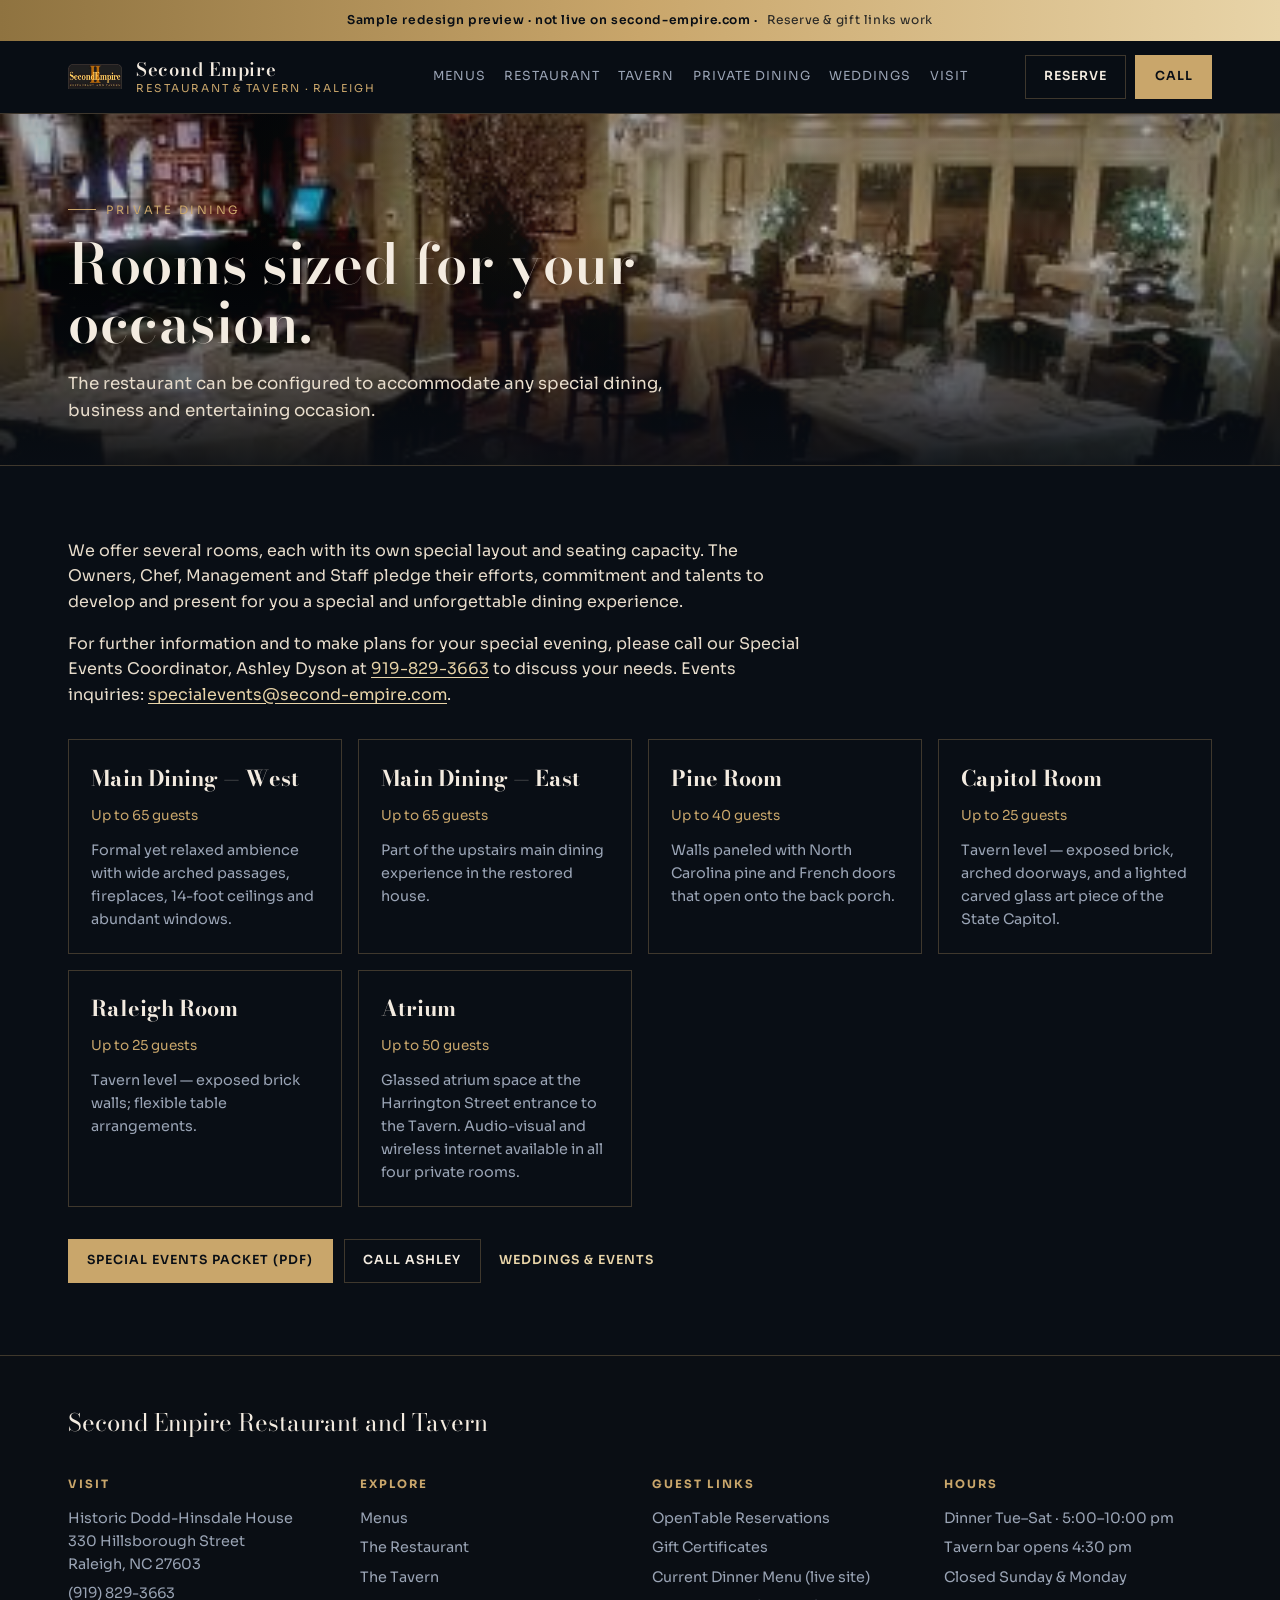
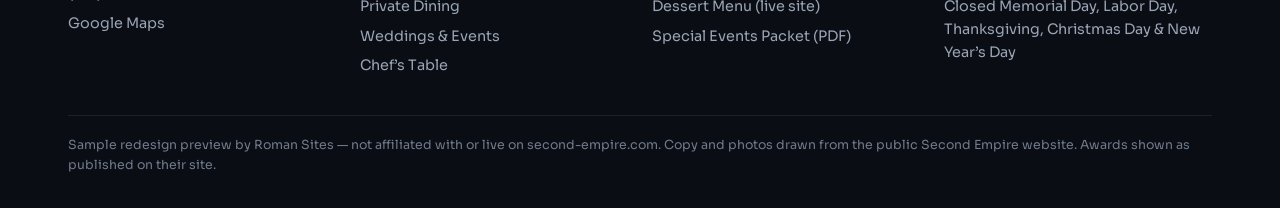
<file: private-dining.html>
<!DOCTYPE html>
<html lang="en">
<head>
  <meta charset="utf-8" />
  <meta name="viewport" content="width=device-width, initial-scale=1" />
  <title>Private Dining · Second Empire Restaurant and Tavern</title>
  <meta name="description" content="Pine Room, Capitol Room, Raleigh Room, Atrium and main dining rooms for private dining and corporate gatherings in downtown Raleigh." />
  <link rel="preconnect" href="https://fonts.googleapis.com" />
  <link rel="preconnect" href="https://fonts.gstatic.com" crossorigin />
  <link href="https://fonts.googleapis.com/css2?family=Bodoni+Moda:ital,opsz,wght@0,6..96,500;0,6..96,600;0,6..96,700;1,6..96,500&family=Sora:wght@400;500;600;700&display=swap" rel="stylesheet" />
  <link rel="stylesheet" href="assets/styles.css" />
  <link rel="icon" href="assets/logo.png" />
</head>
<body>
  <div class="preview-banner" role="status">
    Sample redesign preview · not live on second-empire.com · <span>Reserve &amp; gift links work</span>
  </div>

  <header class="site-header">
    <div class="nav-inner">
      <a class="brand" href="index.html">
        <img src="assets/logo.png" alt="Second Empire logo" width="752" height="344" />
        <span class="brand-text">
          <span class="brand-name">Second Empire</span>
          <span class="brand-tag">Restaurant &amp; Tavern · Raleigh</span>
        </span>
      </a>
      <nav class="nav-links" aria-label="Primary">
        <a href="menus.html">Menus</a>
        <a href="restaurant.html">Restaurant</a>
        <a href="tavern.html">Tavern</a>
        <a href="private-dining.html">Private Dining</a>
        <a href="weddings-events.html">Weddings</a>
        <a href="visit.html">Visit</a>
      </nav>
      <div class="nav-ctas">
        <a class="btn btn-secondary" href="https://www.opentable.com/r/second-empire-restaurant-and-tavern-reservations-raleigh?restref=36919&lang=en-US&ot_source=Restaurant%20website" target="_blank" rel="noopener">Reserve</a>
        <a class="btn btn-primary" href="tel:9198293663">Call</a>
        <button class="nav-toggle" type="button" data-nav-toggle aria-expanded="false" aria-controls="mobile-nav" aria-label="Open menu">
          <span></span>
        </button>
      </div>
    </div>
    <div class="mobile-panel" id="mobile-nav" data-mobile-panel>
      <a href="menus.html">Menus</a>
      <a href="restaurant.html">The Restaurant</a>
      <a href="tavern.html">The Tavern</a>
      <a href="private-dining.html">Private Dining</a>
      <a href="weddings-events.html">Weddings &amp; Events</a>
      <a href="chefs-table.html">Chef’s Table</a>
      <a href="visit.html">Visit / Hours</a>
      <a href="https://secondempire.hrpos.heartland.us/" target="_blank" rel="noopener">Gift Certificates</a>
      <a href="tel:9198293663">Call (919) 829-3663</a>
      <div class="mobile-ctas">
        <a class="btn btn-secondary" href="https://www.opentable.com/r/second-empire-restaurant-and-tavern-reservations-raleigh?restref=36919&lang=en-US&ot_source=Restaurant%20website" target="_blank" rel="noopener">Reserve</a>
        <a class="btn btn-primary" href="tel:9198293663">Call</a>
      </div>
    </div>
  </header>

  <main>

    <section class="page-hero">
      <div class="hero-media" aria-hidden="true"><img src="assets/atrium_se.jpg" alt="" width="404" height="272" /></div>
      <div class="hero-shade" aria-hidden="true"></div>
      <div class="hero-content">
        <p class="eyebrow">Private dining</p>
        <h1>Rooms sized for your occasion.</h1>
        <p class="hero-lead">The restaurant can be configured to accommodate any special dining, business and entertaining occasion.</p>
      </div>
    </section>
    <section class="section">
      <div class="section-inner">
        <div class="prose" style="max-width:46rem;margin-bottom:2rem">
          <p>We offer several rooms, each with its own special layout and seating capacity. The Owners, Chef, Management and Staff pledge their efforts, commitment and talents to develop and present for you a special and unforgettable dining experience.</p>
          <p>For further information and to make plans for your special evening, please call our Special Events Coordinator, Ashley Dyson at <a href="tel:9198293663">919-829-3663</a> to discuss your needs. Events inquiries: <a href="mailto:specialevents@second-empire.com">specialevents@second-empire.com</a>.</p>
        </div>
        <div class="room-grid">
          <div class="room"><strong>Main Dining — West</strong><span>Up to 65 guests</span><p>Formal yet relaxed ambience with wide arched passages, fireplaces, 14-foot ceilings and abundant windows.</p></div>
          <div class="room"><strong>Main Dining — East</strong><span>Up to 65 guests</span><p>Part of the upstairs main dining experience in the restored house.</p></div>
          <div class="room"><strong>Pine Room</strong><span>Up to 40 guests</span><p>Walls paneled with North Carolina pine and French doors that open onto the back porch.</p></div>
          <div class="room"><strong>Capitol Room</strong><span>Up to 25 guests</span><p>Tavern level — exposed brick, arched doorways, and a lighted carved glass art piece of the State Capitol.</p></div>
          <div class="room"><strong>Raleigh Room</strong><span>Up to 25 guests</span><p>Tavern level — exposed brick walls; flexible table arrangements.</p></div>
          <div class="room"><strong>Atrium</strong><span>Up to 50 guests</span><p>Glassed atrium space at the Harrington Street entrance to the Tavern. Audio-visual and wireless internet available in all four private rooms.</p></div>
        </div>
        <div class="hero-actions" style="margin-top:2rem">
          <a class="btn btn-primary" href="https://www.second-empire.com/web/2026/03/Secon-empire-Special-Events-Packet-0326.pdf" target="_blank" rel="noopener">Special Events Packet (PDF)</a>
          <a class="btn btn-secondary" href="tel:9198293663">Call Ashley</a>
          <a class="btn btn-ghost" href="weddings-events.html">Weddings &amp; events</a>
        </div>
      </div>
    </section>

  </main>

  <footer class="site-footer">
    <div class="footer-inner">
      <div class="footer-brand">Second Empire Restaurant and Tavern</div>
      <div class="footer-grid">
        <div class="footer-col">
          <h4>Visit</h4>
          <p>Historic Dodd-Hinsdale House<br />330 Hillsborough Street<br />Raleigh, NC 27603</p>
          <a href="tel:9198293663">(919) 829-3663</a>
          <a href="https://www.google.com/maps/search/?api=1&query=330+Hillsborough+St,+Raleigh,+NC+27603" target="_blank" rel="noopener">Google Maps</a>
        </div>
        <div class="footer-col">
          <h4>Explore</h4>
          <a href="menus.html">Menus</a>
          <a href="restaurant.html">The Restaurant</a>
          <a href="tavern.html">The Tavern</a>
          <a href="private-dining.html">Private Dining</a>
          <a href="weddings-events.html">Weddings &amp; Events</a>
          <a href="chefs-table.html">Chef’s Table</a>
        </div>
        <div class="footer-col">
          <h4>Guest links</h4>
          <a href="https://www.opentable.com/r/second-empire-restaurant-and-tavern-reservations-raleigh?restref=36919&lang=en-US&ot_source=Restaurant%20website" target="_blank" rel="noopener">OpenTable Reservations</a>
          <a href="https://secondempire.hrpos.heartland.us/" target="_blank" rel="noopener">Gift Certificates</a>
          <a href="https://www.second-empire.com/menus/main/" target="_blank" rel="noopener">Current Dinner Menu (live site)</a>
          <a href="https://www.second-empire.com/menus/dessert/" target="_blank" rel="noopener">Dessert Menu (live site)</a>
          <a href="https://www.second-empire.com/web/2026/03/Secon-empire-Special-Events-Packet-0326.pdf" target="_blank" rel="noopener">Special Events Packet (PDF)</a>
        </div>
        <div class="footer-col">
          <h4>Hours</h4>
          <p>Dinner Tue–Sat · 5:00–10:00 pm</p>
          <p>Tavern bar opens 4:30 pm</p>
          <p>Closed Sunday &amp; Monday</p>
          <p>Closed Memorial Day, Labor Day, Thanksgiving, Christmas Day &amp; New Year’s Day</p>
        </div>
      </div>
      <p class="footer-note">Sample redesign preview by Roman Sites — not affiliated with or live on second-empire.com. Copy and photos drawn from the public Second Empire website. Awards shown as published on their site.</p>
    </div>
  </footer>
  <script src="assets/site.js"></script>
</body>
</html>
</file>
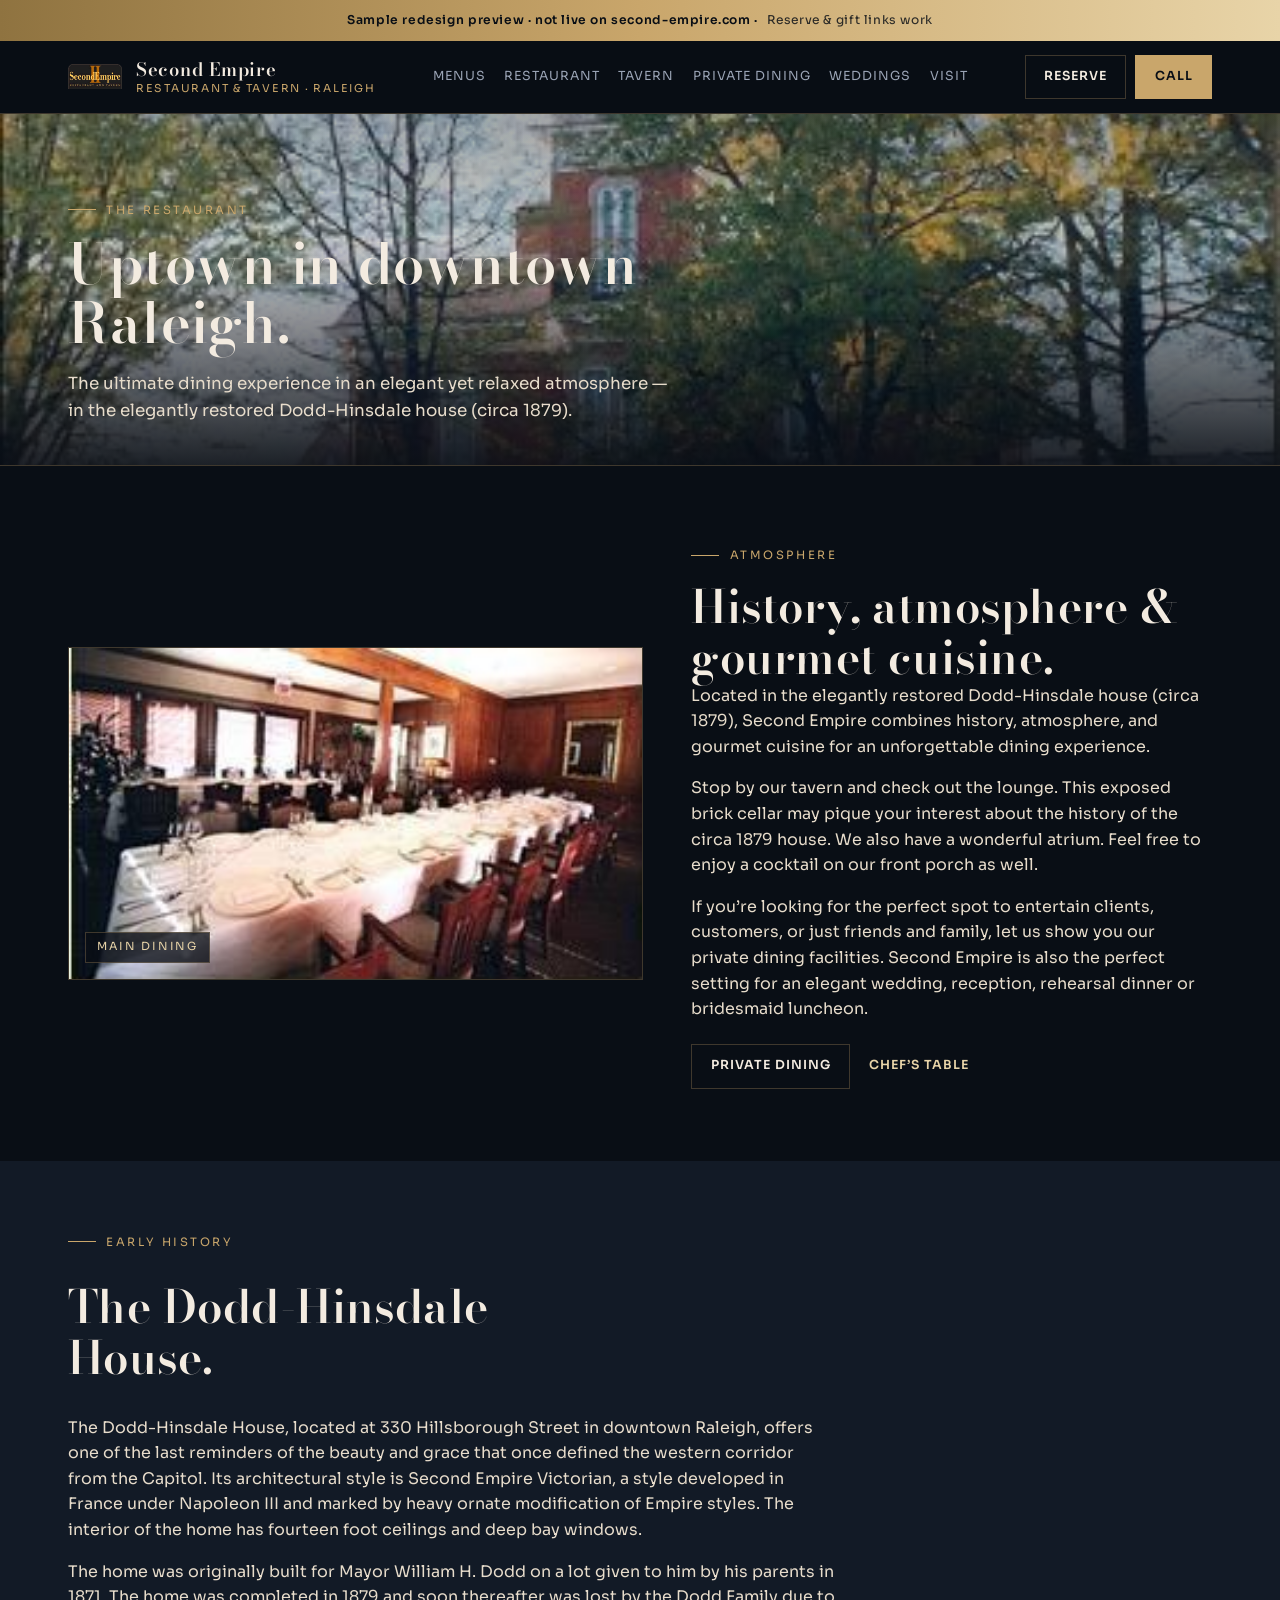
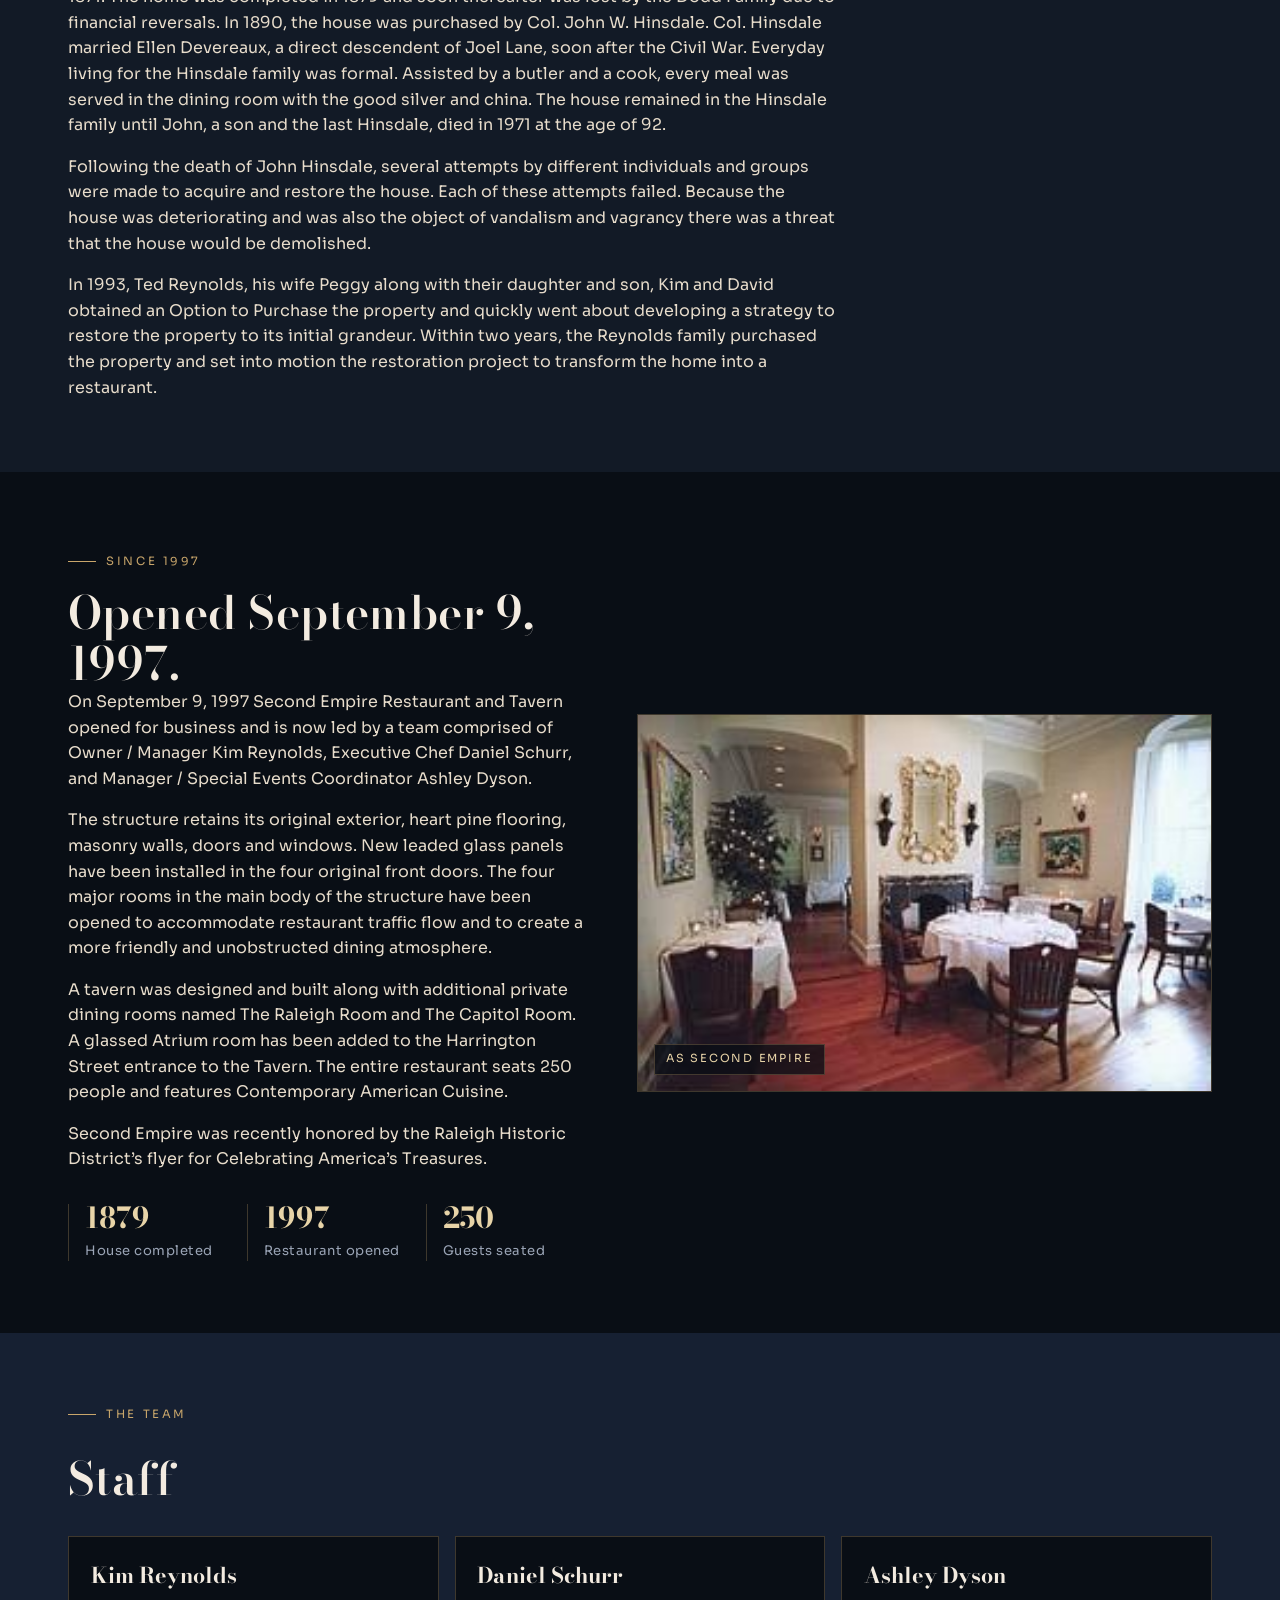
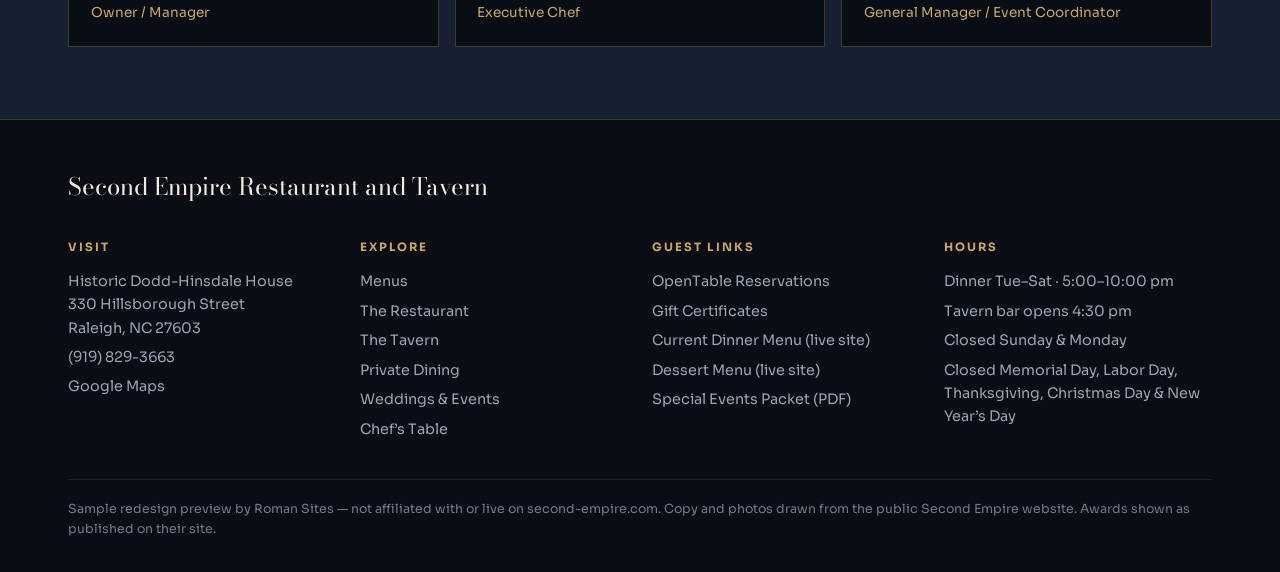
<file: restaurant.html>
<!DOCTYPE html>
<html lang="en">
<head>
  <meta charset="utf-8" />
  <meta name="viewport" content="width=device-width, initial-scale=1" />
  <title>The Restaurant & History · Second Empire</title>
  <meta name="description" content="Uptown in downtown Raleigh — elegantly restored Dodd-Hinsdale House circa 1879. Contemporary American cuisine and the house’s Second Empire Victorian history." />
  <link rel="preconnect" href="https://fonts.googleapis.com" />
  <link rel="preconnect" href="https://fonts.gstatic.com" crossorigin />
  <link href="https://fonts.googleapis.com/css2?family=Bodoni+Moda:ital,opsz,wght@0,6..96,500;0,6..96,600;0,6..96,700;1,6..96,500&family=Sora:wght@400;500;600;700&display=swap" rel="stylesheet" />
  <link rel="stylesheet" href="assets/styles.css" />
  <link rel="icon" href="assets/logo.png" />
</head>
<body>
  <div class="preview-banner" role="status">
    Sample redesign preview · not live on second-empire.com · <span>Reserve &amp; gift links work</span>
  </div>

  <header class="site-header">
    <div class="nav-inner">
      <a class="brand" href="index.html">
        <img src="assets/logo.png" alt="Second Empire logo" width="752" height="344" />
        <span class="brand-text">
          <span class="brand-name">Second Empire</span>
          <span class="brand-tag">Restaurant &amp; Tavern · Raleigh</span>
        </span>
      </a>
      <nav class="nav-links" aria-label="Primary">
        <a href="menus.html">Menus</a>
        <a href="restaurant.html">Restaurant</a>
        <a href="tavern.html">Tavern</a>
        <a href="private-dining.html">Private Dining</a>
        <a href="weddings-events.html">Weddings</a>
        <a href="visit.html">Visit</a>
      </nav>
      <div class="nav-ctas">
        <a class="btn btn-secondary" href="https://www.opentable.com/r/second-empire-restaurant-and-tavern-reservations-raleigh?restref=36919&lang=en-US&ot_source=Restaurant%20website" target="_blank" rel="noopener">Reserve</a>
        <a class="btn btn-primary" href="tel:9198293663">Call</a>
        <button class="nav-toggle" type="button" data-nav-toggle aria-expanded="false" aria-controls="mobile-nav" aria-label="Open menu">
          <span></span>
        </button>
      </div>
    </div>
    <div class="mobile-panel" id="mobile-nav" data-mobile-panel>
      <a href="menus.html">Menus</a>
      <a href="restaurant.html">The Restaurant</a>
      <a href="tavern.html">The Tavern</a>
      <a href="private-dining.html">Private Dining</a>
      <a href="weddings-events.html">Weddings &amp; Events</a>
      <a href="chefs-table.html">Chef’s Table</a>
      <a href="visit.html">Visit / Hours</a>
      <a href="https://secondempire.hrpos.heartland.us/" target="_blank" rel="noopener">Gift Certificates</a>
      <a href="tel:9198293663">Call (919) 829-3663</a>
      <div class="mobile-ctas">
        <a class="btn btn-secondary" href="https://www.opentable.com/r/second-empire-restaurant-and-tavern-reservations-raleigh?restref=36919&lang=en-US&ot_source=Restaurant%20website" target="_blank" rel="noopener">Reserve</a>
        <a class="btn btn-primary" href="tel:9198293663">Call</a>
      </div>
    </div>
  </header>

  <main>

    <section class="page-hero">
      <div class="hero-media" aria-hidden="true"><img src="assets/house-front.jpg" alt="" width="407" height="273" /></div>
      <div class="hero-shade" aria-hidden="true"></div>
      <div class="hero-content">
        <p class="eyebrow">The Restaurant</p>
        <h1>Uptown in downtown Raleigh.</h1>
        <p class="hero-lead">The ultimate dining experience in an elegant yet relaxed atmosphere — in the elegantly restored Dodd-Hinsdale house (circa 1879).</p>
      </div>
    </section>

    <section class="section">
      <div class="section-inner split">
        <div class="split-visual" aria-hidden="true">
          <img src="assets/bigtable.jpg" alt="" width="251" height="145" loading="lazy" />
          <p class="split-visual-caption">Main dining</p>
        </div>
        <div>
          <p class="eyebrow">Atmosphere</p>
          <h2 class="display-h2">History, atmosphere &amp; gourmet cuisine.</h2>
          <div class="prose">
            <p>Located in the elegantly restored Dodd-Hinsdale house (circa 1879), Second Empire combines history, atmosphere, and gourmet cuisine for an unforgettable dining experience.</p>
            <p>Stop by our tavern and check out the lounge. This exposed brick cellar may pique your interest about the history of the circa 1879 house. We also have a wonderful atrium. Feel free to enjoy a cocktail on our front porch as well.</p>
            <p>If you’re looking for the perfect spot to entertain clients, customers, or just friends and family, let us show you our private dining facilities. Second Empire is also the perfect setting for an elegant wedding, reception, rehearsal dinner or bridesmaid luncheon.</p>
          </div>
          <div class="hero-actions" style="margin-top:1.4rem">
            <a class="btn btn-secondary" href="private-dining.html">Private dining</a>
            <a class="btn btn-ghost" href="chefs-table.html">Chef’s Table</a>
          </div>
        </div>
      </div>
    </section>

    <section class="section band-slate">
      <div class="section-inner">
        <div class="section-head">
          <p class="eyebrow">Early history</p>
          <h2 class="display-h2">The Dodd-Hinsdale House.</h2>
        </div>
        <div class="prose" style="max-width:48rem">
          <p>The Dodd-Hinsdale House, located at 330 Hillsborough Street in downtown Raleigh, offers one of the last reminders of the beauty and grace that once defined the western corridor from the Capitol. Its architectural style is Second Empire Victorian, a style developed in France under Napoleon III and marked by heavy ornate modification of Empire styles. The interior of the home has fourteen foot ceilings and deep bay windows.</p>
          <p>The home was originally built for Mayor William H. Dodd on a lot given to him by his parents in 1871. The home was completed in 1879 and soon thereafter was lost by the Dodd Family due to financial reversals. In 1890, the house was purchased by Col. John W. Hinsdale. Col. Hinsdale married Ellen Devereaux, a direct descendent of Joel Lane, soon after the Civil War. Everyday living for the Hinsdale family was formal. Assisted by a butler and a cook, every meal was served in the dining room with the good silver and china. The house remained in the Hinsdale family until John, a son and the last Hinsdale, died in 1971 at the age of 92.</p>
          <p>Following the death of John Hinsdale, several attempts by different individuals and groups were made to acquire and restore the house. Each of these attempts failed. Because the house was deteriorating and was also the object of vandalism and vagrancy there was a threat that the house would be demolished.</p>
          <p>In 1993, Ted Reynolds, his wife Peggy along with their daughter and son, Kim and David obtained an Option to Purchase the property and quickly went about developing a strategy to restore the property to its initial grandeur. Within two years, the Reynolds family purchased the property and set into motion the restoration project to transform the home into a restaurant.</p>
        </div>
      </div>
    </section>

    <section class="section">
      <div class="section-inner split reverse">
        <div class="split-visual" aria-hidden="true">
          <img src="assets/upstairs.jpg" alt="" width="250" height="164" loading="lazy" />
          <p class="split-visual-caption">As Second Empire</p>
        </div>
        <div>
          <p class="eyebrow">Since 1997</p>
          <h2 class="display-h2">Opened September 9, 1997.</h2>
          <div class="prose">
            <p>On September 9, 1997 Second Empire Restaurant and Tavern opened for business and is now led by a team comprised of Owner / Manager Kim Reynolds, Executive Chef Daniel Schurr, and Manager / Special Events Coordinator Ashley Dyson.</p>
            <p>The structure retains its original exterior, heart pine flooring, masonry walls, doors and windows. New leaded glass panels have been installed in the four original front doors. The four major rooms in the main body of the structure have been opened to accommodate restaurant traffic flow and to create a more friendly and unobstructed dining atmosphere.</p>
            <p>A tavern was designed and built along with additional private dining rooms named The Raleigh Room and The Capitol Room. A glassed Atrium room has been added to the Harrington Street entrance to the Tavern. The entire restaurant seats 250 people and features Contemporary American Cuisine.</p>
            <p>Second Empire was recently honored by the Raleigh Historic District’s flyer for Celebrating America’s Treasures.</p>
          </div>
          <div class="stat-row">
            <div class="stat"><strong>1879</strong><span>House completed</span></div>
            <div class="stat"><strong>1997</strong><span>Restaurant opened</span></div>
            <div class="stat"><strong>250</strong><span>Guests seated</span></div>
          </div>
        </div>
      </div>
    </section>

    <section class="section band-panel">
      <div class="section-inner">
        <div class="section-head">
          <p class="eyebrow">The team</p>
          <h2 class="display-h2">Staff</h2>
        </div>
        <div class="room-grid">
          <div class="room"><strong>Kim Reynolds</strong><span>Owner / Manager</span></div>
          <div class="room"><strong>Daniel Schurr</strong><span>Executive Chef</span></div>
          <div class="room"><strong>Ashley Dyson</strong><span>General Manager / Event Coordinator</span></div>
        </div>
      </div>
    </section>

  </main>

  <footer class="site-footer">
    <div class="footer-inner">
      <div class="footer-brand">Second Empire Restaurant and Tavern</div>
      <div class="footer-grid">
        <div class="footer-col">
          <h4>Visit</h4>
          <p>Historic Dodd-Hinsdale House<br />330 Hillsborough Street<br />Raleigh, NC 27603</p>
          <a href="tel:9198293663">(919) 829-3663</a>
          <a href="https://www.google.com/maps/search/?api=1&query=330+Hillsborough+St,+Raleigh,+NC+27603" target="_blank" rel="noopener">Google Maps</a>
        </div>
        <div class="footer-col">
          <h4>Explore</h4>
          <a href="menus.html">Menus</a>
          <a href="restaurant.html">The Restaurant</a>
          <a href="tavern.html">The Tavern</a>
          <a href="private-dining.html">Private Dining</a>
          <a href="weddings-events.html">Weddings &amp; Events</a>
          <a href="chefs-table.html">Chef’s Table</a>
        </div>
        <div class="footer-col">
          <h4>Guest links</h4>
          <a href="https://www.opentable.com/r/second-empire-restaurant-and-tavern-reservations-raleigh?restref=36919&lang=en-US&ot_source=Restaurant%20website" target="_blank" rel="noopener">OpenTable Reservations</a>
          <a href="https://secondempire.hrpos.heartland.us/" target="_blank" rel="noopener">Gift Certificates</a>
          <a href="https://www.second-empire.com/menus/main/" target="_blank" rel="noopener">Current Dinner Menu (live site)</a>
          <a href="https://www.second-empire.com/menus/dessert/" target="_blank" rel="noopener">Dessert Menu (live site)</a>
          <a href="https://www.second-empire.com/web/2026/03/Secon-empire-Special-Events-Packet-0326.pdf" target="_blank" rel="noopener">Special Events Packet (PDF)</a>
        </div>
        <div class="footer-col">
          <h4>Hours</h4>
          <p>Dinner Tue–Sat · 5:00–10:00 pm</p>
          <p>Tavern bar opens 4:30 pm</p>
          <p>Closed Sunday &amp; Monday</p>
          <p>Closed Memorial Day, Labor Day, Thanksgiving, Christmas Day &amp; New Year’s Day</p>
        </div>
      </div>
      <p class="footer-note">Sample redesign preview by Roman Sites — not affiliated with or live on second-empire.com. Copy and photos drawn from the public Second Empire website. Awards shown as published on their site.</p>
    </div>
  </footer>
  <script src="assets/site.js"></script>
</body>
</html>
</file>
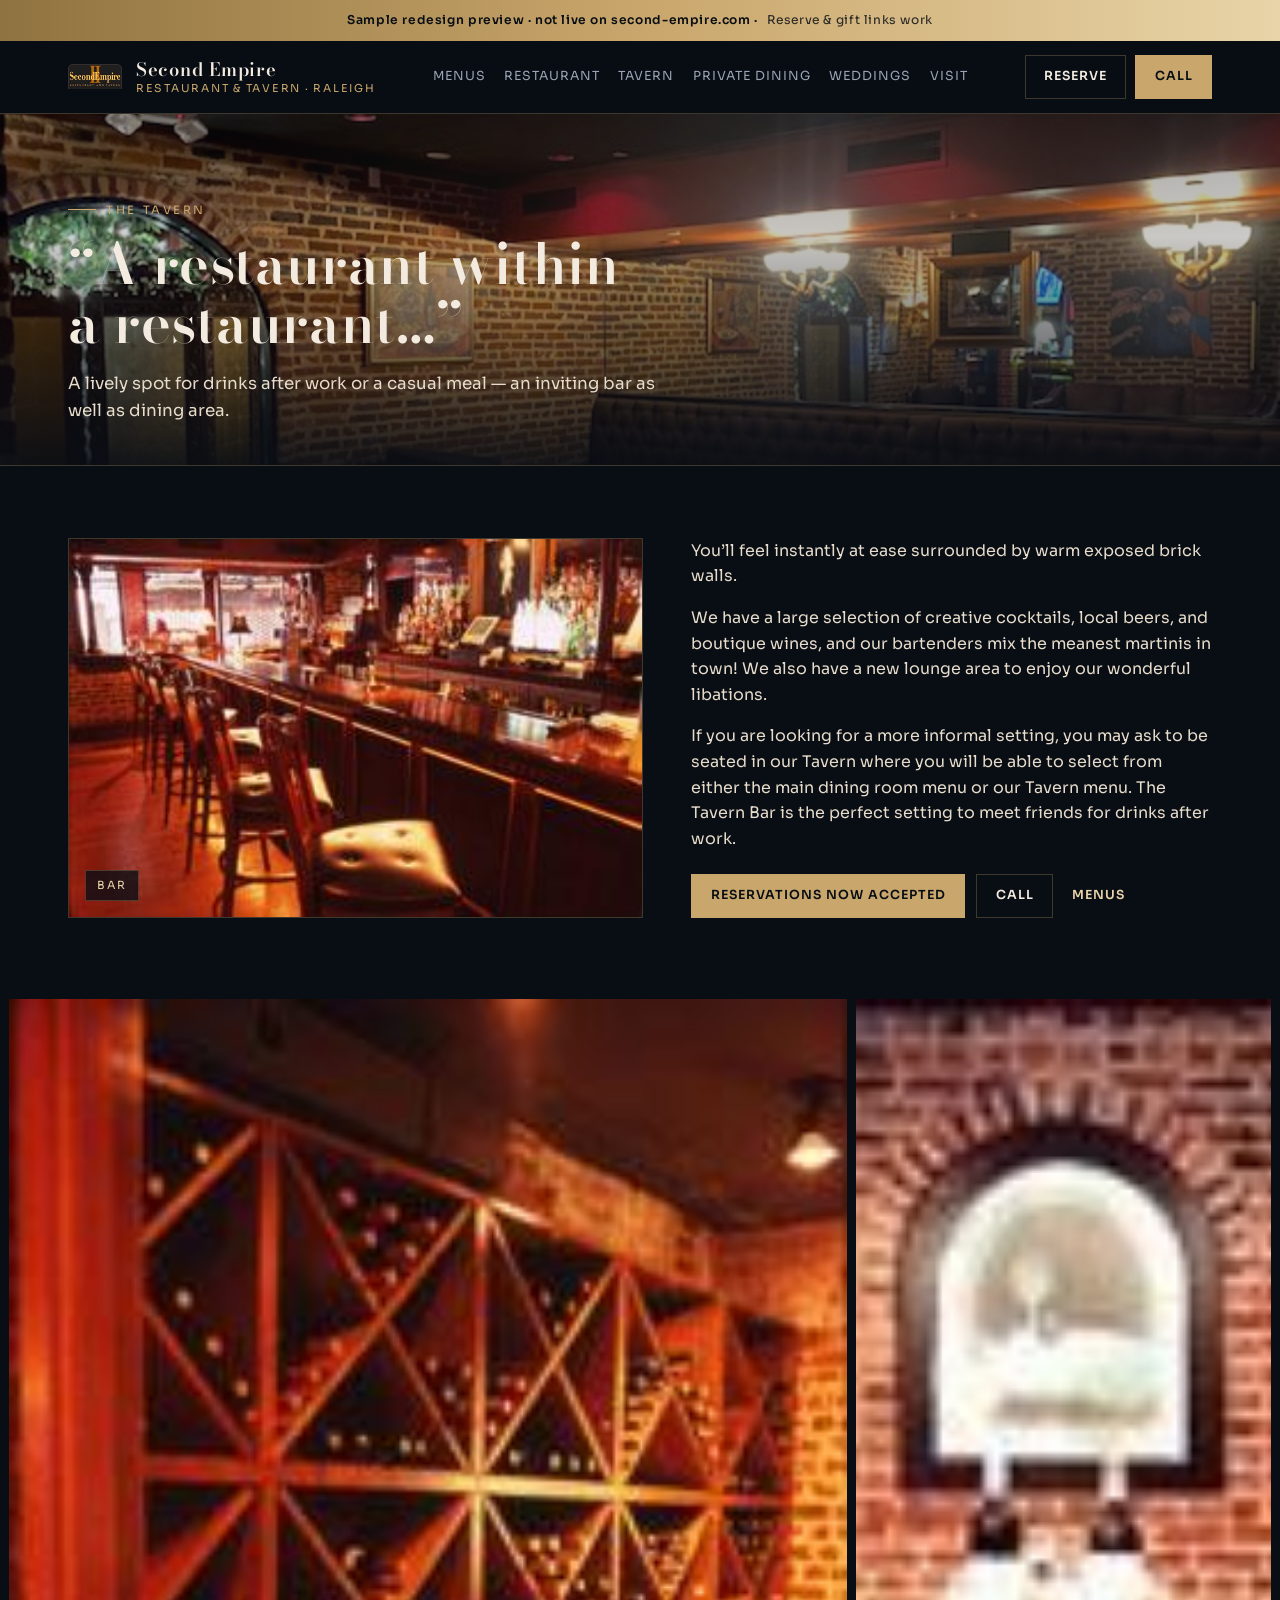
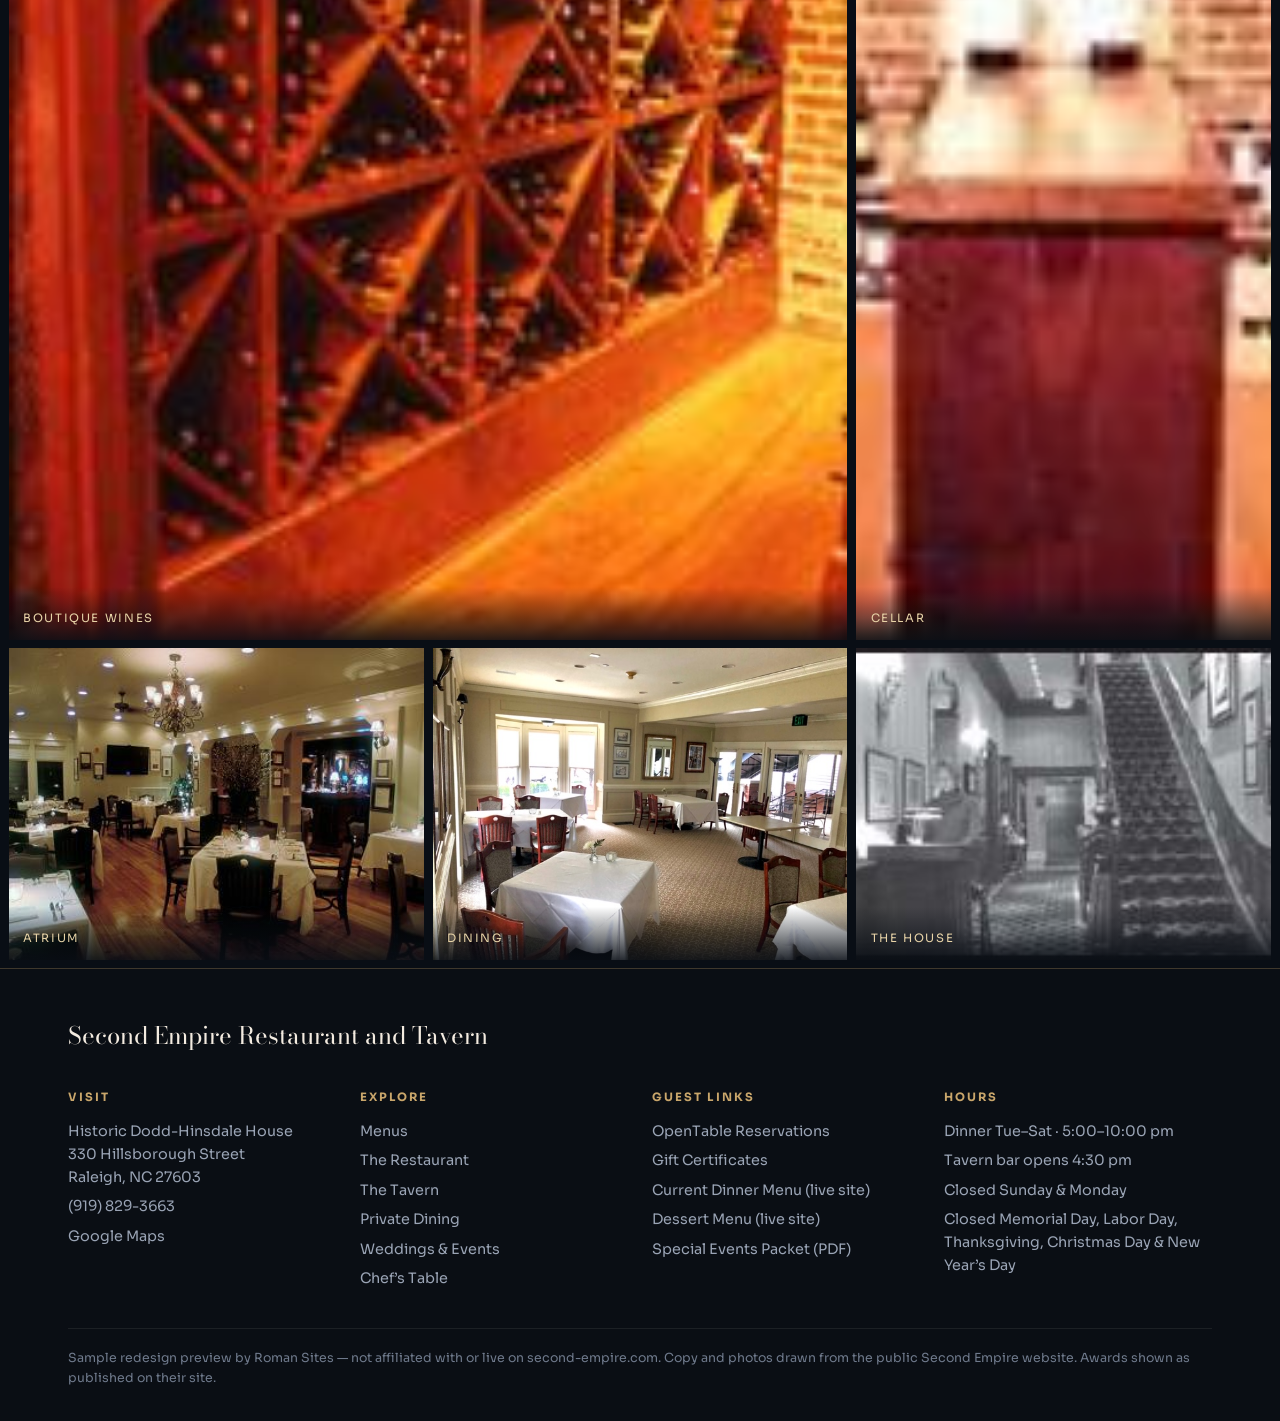
<file: tavern.html>
<!DOCTYPE html>
<html lang="en">
<head>
  <meta charset="utf-8" />
  <meta name="viewport" content="width=device-width, initial-scale=1" />
  <title>The Tavern · Second Empire Restaurant and Tavern</title>
  <meta name="description" content="A restaurant within a restaurant — exposed brick Tavern bar and dining in downtown Raleigh. Creative cocktails, local beers, boutique wines." />
  <link rel="preconnect" href="https://fonts.googleapis.com" />
  <link rel="preconnect" href="https://fonts.gstatic.com" crossorigin />
  <link href="https://fonts.googleapis.com/css2?family=Bodoni+Moda:ital,opsz,wght@0,6..96,500;0,6..96,600;0,6..96,700;1,6..96,500&family=Sora:wght@400;500;600;700&display=swap" rel="stylesheet" />
  <link rel="stylesheet" href="assets/styles.css" />
  <link rel="icon" href="assets/logo.png" />
</head>
<body>
  <div class="preview-banner" role="status">
    Sample redesign preview · not live on second-empire.com · <span>Reserve &amp; gift links work</span>
  </div>

  <header class="site-header">
    <div class="nav-inner">
      <a class="brand" href="index.html">
        <img src="assets/logo.png" alt="Second Empire logo" width="752" height="344" />
        <span class="brand-text">
          <span class="brand-name">Second Empire</span>
          <span class="brand-tag">Restaurant &amp; Tavern · Raleigh</span>
        </span>
      </a>
      <nav class="nav-links" aria-label="Primary">
        <a href="menus.html">Menus</a>
        <a href="restaurant.html">Restaurant</a>
        <a href="tavern.html">Tavern</a>
        <a href="private-dining.html">Private Dining</a>
        <a href="weddings-events.html">Weddings</a>
        <a href="visit.html">Visit</a>
      </nav>
      <div class="nav-ctas">
        <a class="btn btn-secondary" href="https://www.opentable.com/r/second-empire-restaurant-and-tavern-reservations-raleigh?restref=36919&lang=en-US&ot_source=Restaurant%20website" target="_blank" rel="noopener">Reserve</a>
        <a class="btn btn-primary" href="tel:9198293663">Call</a>
        <button class="nav-toggle" type="button" data-nav-toggle aria-expanded="false" aria-controls="mobile-nav" aria-label="Open menu">
          <span></span>
        </button>
      </div>
    </div>
    <div class="mobile-panel" id="mobile-nav" data-mobile-panel>
      <a href="menus.html">Menus</a>
      <a href="restaurant.html">The Restaurant</a>
      <a href="tavern.html">The Tavern</a>
      <a href="private-dining.html">Private Dining</a>
      <a href="weddings-events.html">Weddings &amp; Events</a>
      <a href="chefs-table.html">Chef’s Table</a>
      <a href="visit.html">Visit / Hours</a>
      <a href="https://secondempire.hrpos.heartland.us/" target="_blank" rel="noopener">Gift Certificates</a>
      <a href="tel:9198293663">Call (919) 829-3663</a>
      <div class="mobile-ctas">
        <a class="btn btn-secondary" href="https://www.opentable.com/r/second-empire-restaurant-and-tavern-reservations-raleigh?restref=36919&lang=en-US&ot_source=Restaurant%20website" target="_blank" rel="noopener">Reserve</a>
        <a class="btn btn-primary" href="tel:9198293663">Call</a>
      </div>
    </div>
  </header>

  <main>

    <section class="page-hero">
      <div class="hero-media" aria-hidden="true"><img src="assets/dining-1.jpg" alt="" width="640" height="480" /></div>
      <div class="hero-shade" aria-hidden="true"></div>
      <div class="hero-content">
        <p class="eyebrow">The Tavern</p>
        <h1>“A restaurant within a restaurant…”</h1>
        <p class="hero-lead">A lively spot for drinks after work or a casual meal — an inviting bar as well as dining area.</p>
      </div>
    </section>
    <section class="section">
      <div class="section-inner split">
        <div class="split-visual" aria-hidden="true">
          <img src="assets/bar.jpg" alt="" width="250" height="165" loading="lazy" />
          <p class="split-visual-caption">Bar</p>
        </div>
        <div>
          <div class="prose">
            <p>You’ll feel instantly at ease surrounded by warm exposed brick walls.</p>
            <p>We have a large selection of creative cocktails, local beers, and boutique wines, and our bartenders mix the meanest martinis in town! We also have a new lounge area to enjoy our wonderful libations.</p>
            <p>If you are looking for a more informal setting, you may ask to be seated in our Tavern where you will be able to select from either the main dining room menu or our Tavern menu. The Tavern Bar is the perfect setting to meet friends for drinks after work.</p>
          </div>
          <div class="hero-actions" style="margin-top:1.4rem">
            <a class="btn btn-primary" href="https://www.opentable.com/r/second-empire-restaurant-and-tavern-reservations-raleigh?restref=36919&lang=en-US&ot_source=Restaurant%20website" target="_blank" rel="noopener">Reservations now accepted</a>
            <a class="btn btn-secondary" href="tel:9198293663">Call</a>
            <a class="btn btn-ghost" href="menus.html">Menus</a>
          </div>
        </div>
      </div>
    </section>
    <section class="photo-mosaic" aria-label="Tavern photos">
      <div class="photo-mosaic-grid">
        <figure class="tile"><img src="assets/wine2.jpg" alt="Wine" width="169" height="250" loading="lazy" /><figcaption class="tile-caption">Boutique wines</figcaption></figure>
        <figure class="tile"><img src="assets/wine-vault.jpg" alt="Wine vault" width="200" height="139" loading="lazy" /><figcaption class="tile-caption">Cellar</figcaption></figure>
        <figure class="tile"><img src="assets/atrium_n.jpg" alt="Atrium" width="404" height="271" loading="lazy" /><figcaption class="tile-caption">Atrium</figcaption></figure>
        <figure class="tile"><img src="assets/empire-room.jpg" alt="Dining" width="640" height="480" loading="lazy" /><figcaption class="tile-caption">Dining</figcaption></figure>
        <figure class="tile"><img src="assets/stairs-bw.jpg" alt="Stairs" width="195" height="129" loading="lazy" /><figcaption class="tile-caption">The house</figcaption></figure>
      </div>
    </section>

  </main>

  <footer class="site-footer">
    <div class="footer-inner">
      <div class="footer-brand">Second Empire Restaurant and Tavern</div>
      <div class="footer-grid">
        <div class="footer-col">
          <h4>Visit</h4>
          <p>Historic Dodd-Hinsdale House<br />330 Hillsborough Street<br />Raleigh, NC 27603</p>
          <a href="tel:9198293663">(919) 829-3663</a>
          <a href="https://www.google.com/maps/search/?api=1&query=330+Hillsborough+St,+Raleigh,+NC+27603" target="_blank" rel="noopener">Google Maps</a>
        </div>
        <div class="footer-col">
          <h4>Explore</h4>
          <a href="menus.html">Menus</a>
          <a href="restaurant.html">The Restaurant</a>
          <a href="tavern.html">The Tavern</a>
          <a href="private-dining.html">Private Dining</a>
          <a href="weddings-events.html">Weddings &amp; Events</a>
          <a href="chefs-table.html">Chef’s Table</a>
        </div>
        <div class="footer-col">
          <h4>Guest links</h4>
          <a href="https://www.opentable.com/r/second-empire-restaurant-and-tavern-reservations-raleigh?restref=36919&lang=en-US&ot_source=Restaurant%20website" target="_blank" rel="noopener">OpenTable Reservations</a>
          <a href="https://secondempire.hrpos.heartland.us/" target="_blank" rel="noopener">Gift Certificates</a>
          <a href="https://www.second-empire.com/menus/main/" target="_blank" rel="noopener">Current Dinner Menu (live site)</a>
          <a href="https://www.second-empire.com/menus/dessert/" target="_blank" rel="noopener">Dessert Menu (live site)</a>
          <a href="https://www.second-empire.com/web/2026/03/Secon-empire-Special-Events-Packet-0326.pdf" target="_blank" rel="noopener">Special Events Packet (PDF)</a>
        </div>
        <div class="footer-col">
          <h4>Hours</h4>
          <p>Dinner Tue–Sat · 5:00–10:00 pm</p>
          <p>Tavern bar opens 4:30 pm</p>
          <p>Closed Sunday &amp; Monday</p>
          <p>Closed Memorial Day, Labor Day, Thanksgiving, Christmas Day &amp; New Year’s Day</p>
        </div>
      </div>
      <p class="footer-note">Sample redesign preview by Roman Sites — not affiliated with or live on second-empire.com. Copy and photos drawn from the public Second Empire website. Awards shown as published on their site.</p>
    </div>
  </footer>
  <script src="assets/site.js"></script>
</body>
</html>
</file>
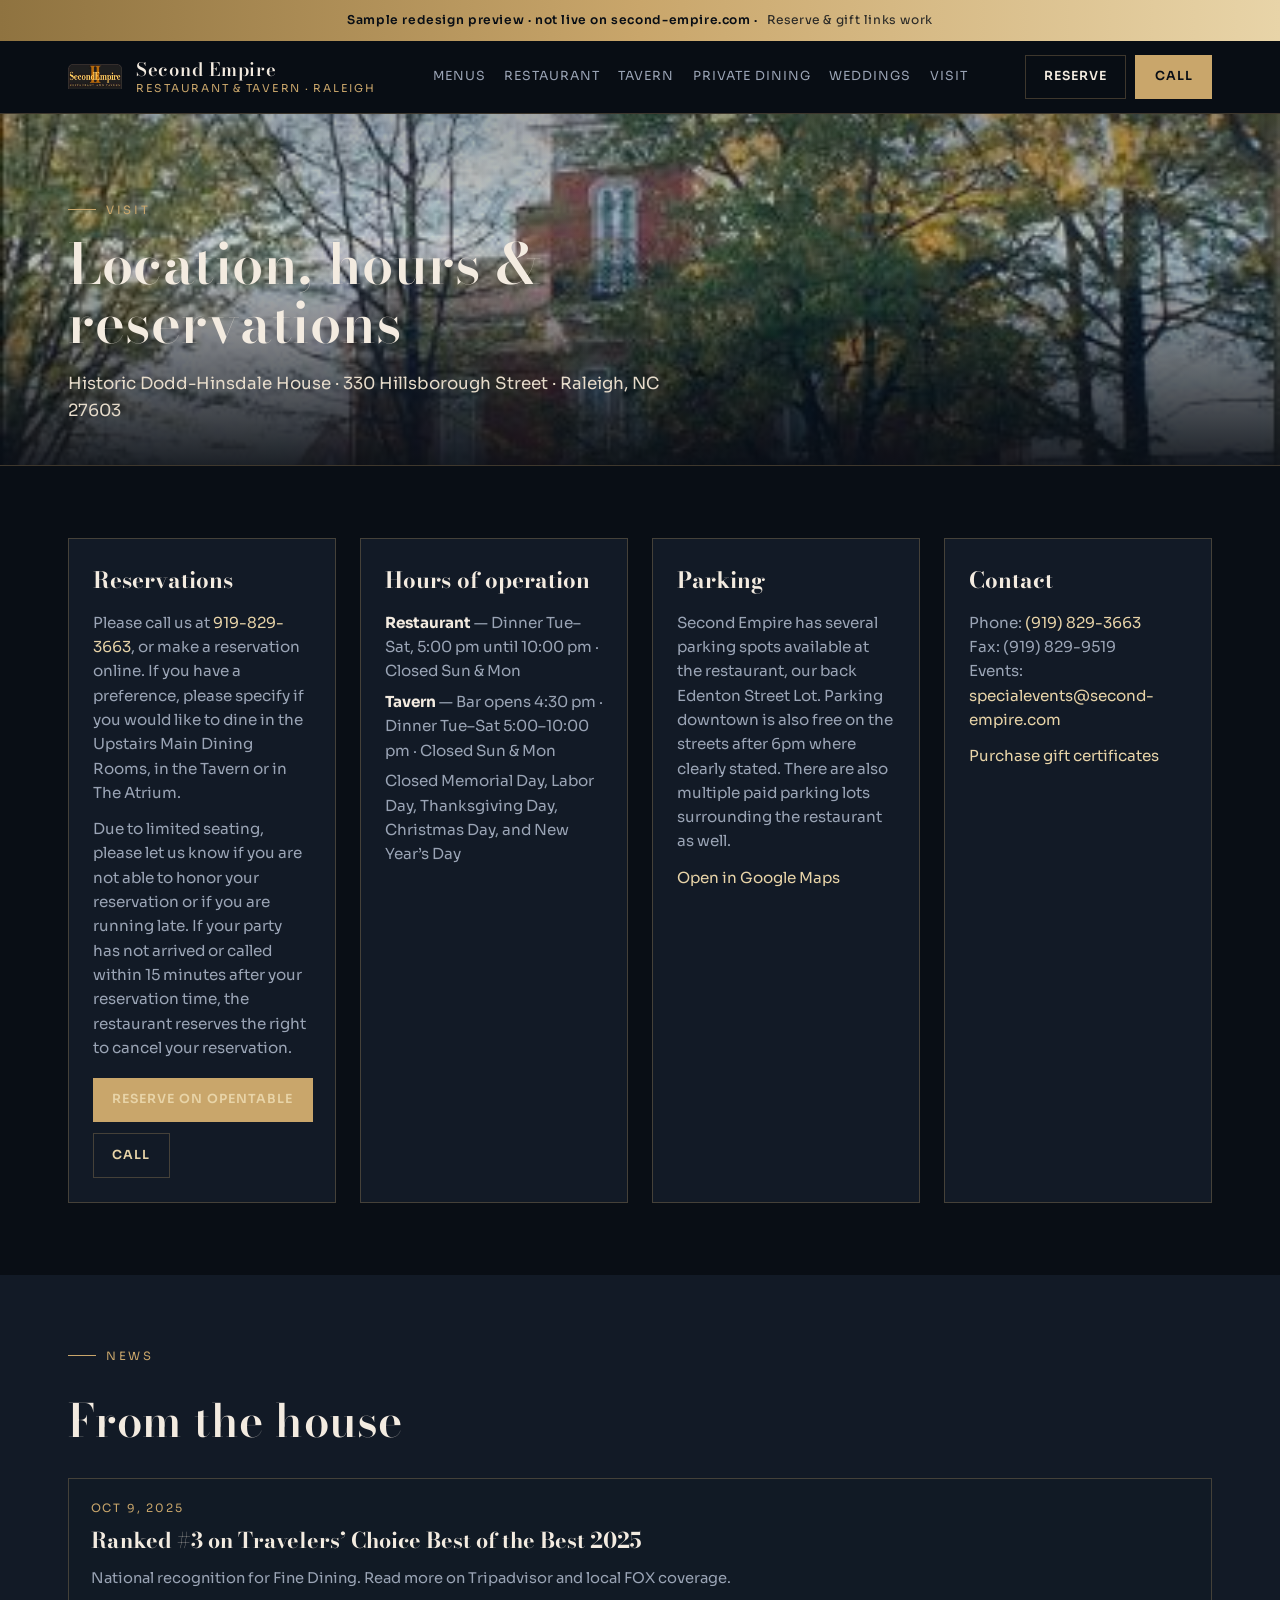
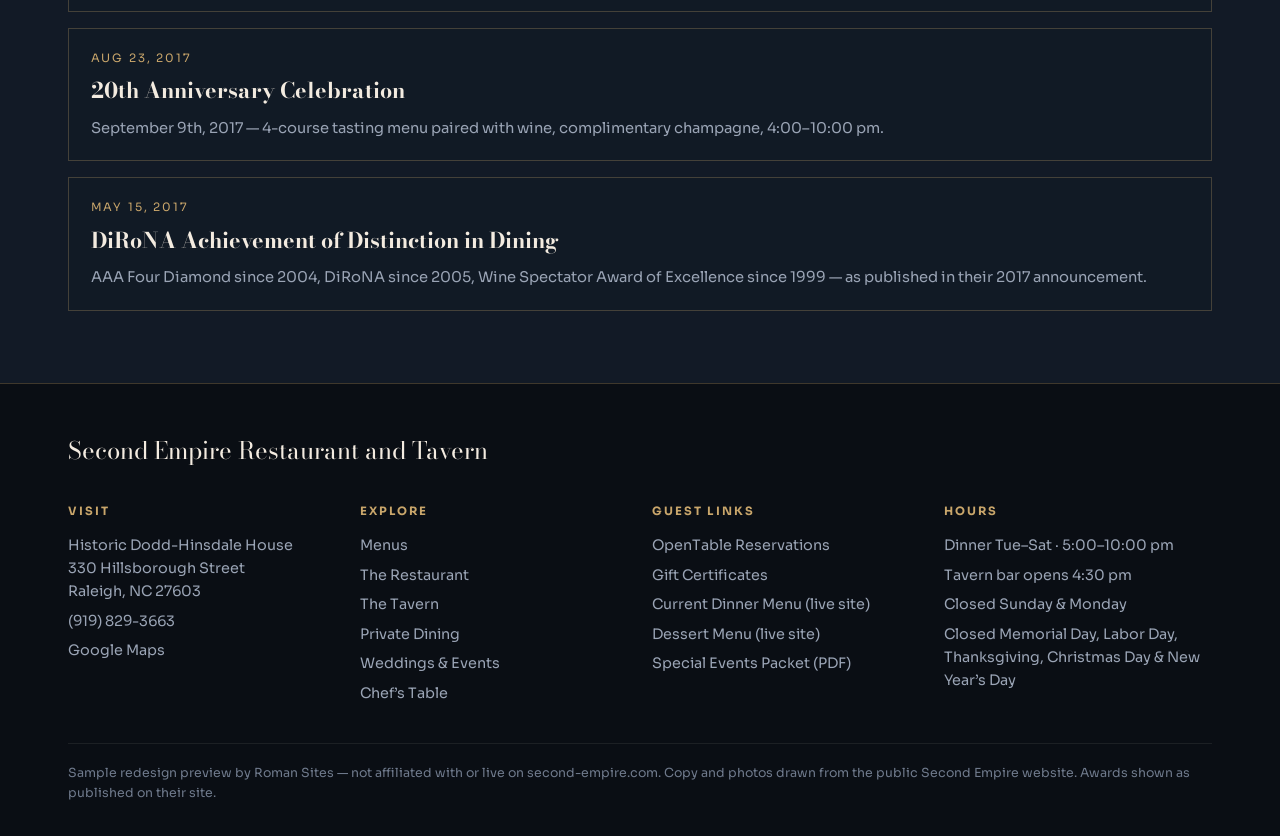
<file: visit.html>
<!DOCTYPE html>
<html lang="en">
<head>
  <meta charset="utf-8" />
  <meta name="viewport" content="width=device-width, initial-scale=1" />
  <title>Visit · Location, Hours & Reservations · Second Empire</title>
  <meta name="description" content="330 Hillsborough Street, Raleigh NC. Dinner Tue–Sat 5–10 pm. Parking, OpenTable reservations, gift certificates." />
  <link rel="preconnect" href="https://fonts.googleapis.com" />
  <link rel="preconnect" href="https://fonts.gstatic.com" crossorigin />
  <link href="https://fonts.googleapis.com/css2?family=Bodoni+Moda:ital,opsz,wght@0,6..96,500;0,6..96,600;0,6..96,700;1,6..96,500&family=Sora:wght@400;500;600;700&display=swap" rel="stylesheet" />
  <link rel="stylesheet" href="assets/styles.css" />
  <link rel="icon" href="assets/logo.png" />
</head>
<body>
  <div class="preview-banner" role="status">
    Sample redesign preview · not live on second-empire.com · <span>Reserve &amp; gift links work</span>
  </div>

  <header class="site-header">
    <div class="nav-inner">
      <a class="brand" href="index.html">
        <img src="assets/logo.png" alt="Second Empire logo" width="752" height="344" />
        <span class="brand-text">
          <span class="brand-name">Second Empire</span>
          <span class="brand-tag">Restaurant &amp; Tavern · Raleigh</span>
        </span>
      </a>
      <nav class="nav-links" aria-label="Primary">
        <a href="menus.html">Menus</a>
        <a href="restaurant.html">Restaurant</a>
        <a href="tavern.html">Tavern</a>
        <a href="private-dining.html">Private Dining</a>
        <a href="weddings-events.html">Weddings</a>
        <a href="visit.html">Visit</a>
      </nav>
      <div class="nav-ctas">
        <a class="btn btn-secondary" href="https://www.opentable.com/r/second-empire-restaurant-and-tavern-reservations-raleigh?restref=36919&lang=en-US&ot_source=Restaurant%20website" target="_blank" rel="noopener">Reserve</a>
        <a class="btn btn-primary" href="tel:9198293663">Call</a>
        <button class="nav-toggle" type="button" data-nav-toggle aria-expanded="false" aria-controls="mobile-nav" aria-label="Open menu">
          <span></span>
        </button>
      </div>
    </div>
    <div class="mobile-panel" id="mobile-nav" data-mobile-panel>
      <a href="menus.html">Menus</a>
      <a href="restaurant.html">The Restaurant</a>
      <a href="tavern.html">The Tavern</a>
      <a href="private-dining.html">Private Dining</a>
      <a href="weddings-events.html">Weddings &amp; Events</a>
      <a href="chefs-table.html">Chef’s Table</a>
      <a href="visit.html">Visit / Hours</a>
      <a href="https://secondempire.hrpos.heartland.us/" target="_blank" rel="noopener">Gift Certificates</a>
      <a href="tel:9198293663">Call (919) 829-3663</a>
      <div class="mobile-ctas">
        <a class="btn btn-secondary" href="https://www.opentable.com/r/second-empire-restaurant-and-tavern-reservations-raleigh?restref=36919&lang=en-US&ot_source=Restaurant%20website" target="_blank" rel="noopener">Reserve</a>
        <a class="btn btn-primary" href="tel:9198293663">Call</a>
      </div>
    </div>
  </header>

  <main>

    <section class="page-hero">
      <div class="hero-media" aria-hidden="true"><img src="assets/house-front.jpg" alt="" width="407" height="273" /></div>
      <div class="hero-shade" aria-hidden="true"></div>
      <div class="hero-content">
        <p class="eyebrow">Visit</p>
        <h1>Location, hours &amp; reservations</h1>
        <p class="hero-lead">Historic Dodd-Hinsdale House · 330 Hillsborough Street · Raleigh, NC 27603</p>
      </div>
    </section>
    <section class="section">
      <div class="section-inner visit-grid">
        <div class="visit-card">
          <h3>Reservations</h3>
          <p>Please call us at <a href="tel:9198293663">919-829-3663</a>, or make a reservation online. If you have a preference, please specify if you would like to dine in the Upstairs Main Dining Rooms, in the Tavern or in The Atrium.</p>
          <p style="margin-top:0.75rem">Due to limited seating, please let us know if you are not able to honor your reservation or if you are running late. If your party has not arrived or called within 15 minutes after your reservation time, the restaurant reserves the right to cancel your reservation.</p>
          <div class="hero-actions" style="margin-top:1.1rem">
            <a class="btn btn-primary" href="https://www.opentable.com/r/second-empire-restaurant-and-tavern-reservations-raleigh?restref=36919&lang=en-US&ot_source=Restaurant%20website" target="_blank" rel="noopener">Reserve on OpenTable</a>
            <a class="btn btn-secondary" href="tel:9198293663">Call</a>
          </div>
        </div>
        <div class="visit-card">
          <h3>Hours of operation</h3>
          <ul>
            <li><strong style="color:var(--ivory)">Restaurant</strong> — Dinner Tue–Sat, 5:00 pm until 10:00 pm · Closed Sun &amp; Mon</li>
            <li><strong style="color:var(--ivory)">Tavern</strong> — Bar opens 4:30 pm · Dinner Tue–Sat 5:00–10:00 pm · Closed Sun &amp; Mon</li>
            <li>Closed Memorial Day, Labor Day, Thanksgiving Day, Christmas Day, and New Year’s Day</li>
          </ul>
        </div>
        <div class="visit-card">
          <h3>Parking</h3>
          <p>Second Empire has several parking spots available at the restaurant, our back Edenton Street Lot. Parking downtown is also free on the streets after 6pm where clearly stated. There are also multiple paid parking lots surrounding the restaurant as well.</p>
          <p style="margin-top:0.75rem"><a href="https://www.google.com/maps/search/?api=1&query=330+Hillsborough+St,+Raleigh,+NC+27603" target="_blank" rel="noopener">Open in Google Maps</a></p>
        </div>
        <div class="visit-card">
          <h3>Contact</h3>
          <p>Phone: <a href="tel:9198293663">(919) 829-3663</a><br />Fax: (919) 829-9519<br />Events: <a href="mailto:specialevents@second-empire.com">specialevents@second-empire.com</a></p>
          <p style="margin-top:0.75rem"><a href="https://secondempire.hrpos.heartland.us/" target="_blank" rel="noopener">Purchase gift certificates</a></p>
        </div>
      </div>
    </section>
    <section class="section band-slate">
      <div class="section-inner">
        <div class="section-head">
          <p class="eyebrow">News</p>
          <h2 class="display-h2">From the house</h2>
        </div>
        <div class="news-list">
          <article class="news-item">
            <time datetime="2025-10-09">Oct 9, 2025</time>
            <h3>Ranked #3 on Travelers’ Choice Best of the Best 2025</h3>
            <p>National recognition for Fine Dining. Read more on <a href="https://www.tripadvisor.com/TravelersChoice-Restaurants-cFineDining-g191" target="_blank" rel="noopener">Tripadvisor</a> and <a href="https://myfox8.com/news/north-carolina/raleigh/north-carolina-historic-house-turned-restaurant-named-top-spot-for-fine-dining-tripadvisor/" target="_blank" rel="noopener">local FOX coverage</a>.</p>
          </article>
          <article class="news-item">
            <time datetime="2017-08-23">Aug 23, 2017</time>
            <h3>20th Anniversary Celebration</h3>
            <p>September 9th, 2017 — 4-course tasting menu paired with wine, complimentary champagne, 4:00–10:00 pm.</p>
          </article>
          <article class="news-item">
            <time datetime="2017-05-15">May 15, 2017</time>
            <h3>DiRoNA Achievement of Distinction in Dining</h3>
            <p>AAA Four Diamond since 2004, DiRoNA since 2005, Wine Spectator Award of Excellence since 1999 — as published in their 2017 announcement.</p>
          </article>
        </div>
      </div>
    </section>

  </main>

  <footer class="site-footer">
    <div class="footer-inner">
      <div class="footer-brand">Second Empire Restaurant and Tavern</div>
      <div class="footer-grid">
        <div class="footer-col">
          <h4>Visit</h4>
          <p>Historic Dodd-Hinsdale House<br />330 Hillsborough Street<br />Raleigh, NC 27603</p>
          <a href="tel:9198293663">(919) 829-3663</a>
          <a href="https://www.google.com/maps/search/?api=1&query=330+Hillsborough+St,+Raleigh,+NC+27603" target="_blank" rel="noopener">Google Maps</a>
        </div>
        <div class="footer-col">
          <h4>Explore</h4>
          <a href="menus.html">Menus</a>
          <a href="restaurant.html">The Restaurant</a>
          <a href="tavern.html">The Tavern</a>
          <a href="private-dining.html">Private Dining</a>
          <a href="weddings-events.html">Weddings &amp; Events</a>
          <a href="chefs-table.html">Chef’s Table</a>
        </div>
        <div class="footer-col">
          <h4>Guest links</h4>
          <a href="https://www.opentable.com/r/second-empire-restaurant-and-tavern-reservations-raleigh?restref=36919&lang=en-US&ot_source=Restaurant%20website" target="_blank" rel="noopener">OpenTable Reservations</a>
          <a href="https://secondempire.hrpos.heartland.us/" target="_blank" rel="noopener">Gift Certificates</a>
          <a href="https://www.second-empire.com/menus/main/" target="_blank" rel="noopener">Current Dinner Menu (live site)</a>
          <a href="https://www.second-empire.com/menus/dessert/" target="_blank" rel="noopener">Dessert Menu (live site)</a>
          <a href="https://www.second-empire.com/web/2026/03/Secon-empire-Special-Events-Packet-0326.pdf" target="_blank" rel="noopener">Special Events Packet (PDF)</a>
        </div>
        <div class="footer-col">
          <h4>Hours</h4>
          <p>Dinner Tue–Sat · 5:00–10:00 pm</p>
          <p>Tavern bar opens 4:30 pm</p>
          <p>Closed Sunday &amp; Monday</p>
          <p>Closed Memorial Day, Labor Day, Thanksgiving, Christmas Day &amp; New Year’s Day</p>
        </div>
      </div>
      <p class="footer-note">Sample redesign preview by Roman Sites — not affiliated with or live on second-empire.com. Copy and photos drawn from the public Second Empire website. Awards shown as published on their site.</p>
    </div>
  </footer>
  <script src="assets/site.js"></script>
</body>
</html>
</file>
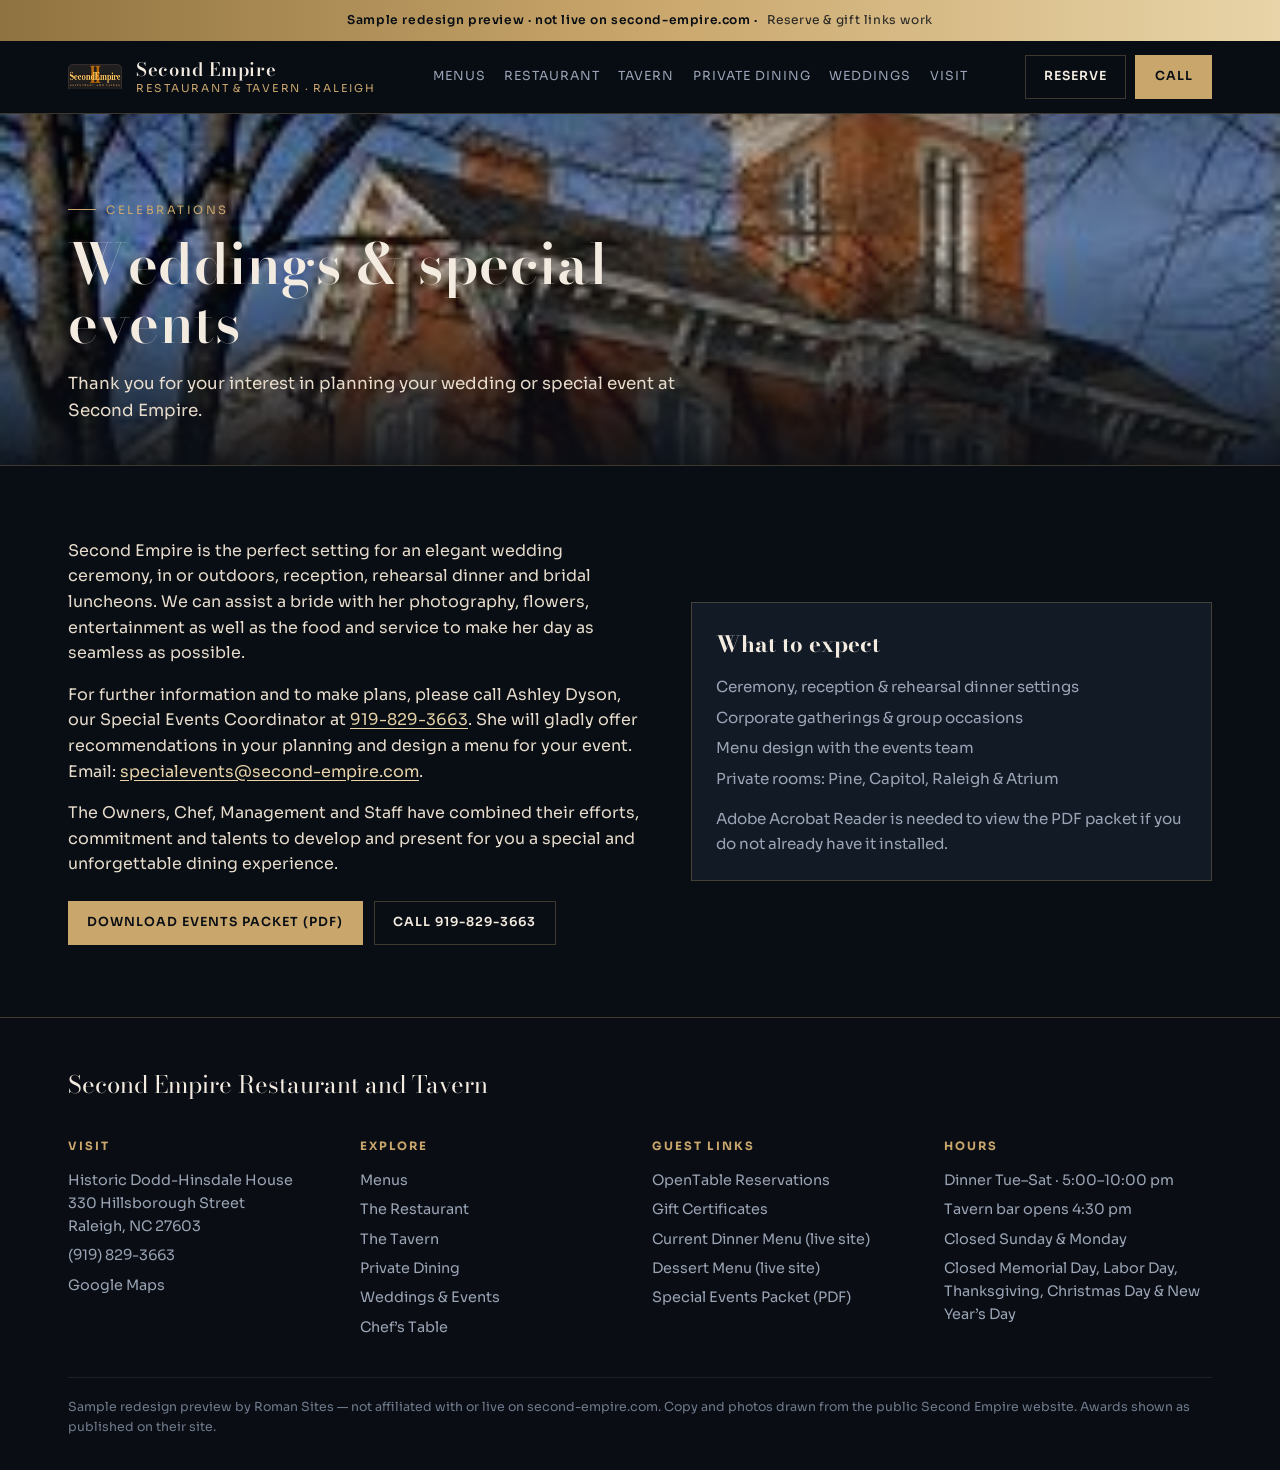
<file: weddings-events.html>
<!DOCTYPE html>
<html lang="en">
<head>
  <meta charset="utf-8" />
  <meta name="viewport" content="width=device-width, initial-scale=1" />
  <title>Weddings & Special Events · Second Empire</title>
  <meta name="description" content="Rehearsal dinners, ceremonies, receptions and corporate events at the historic Dodd-Hinsdale House. Coordinate with Ashley Dyson." />
  <link rel="preconnect" href="https://fonts.googleapis.com" />
  <link rel="preconnect" href="https://fonts.gstatic.com" crossorigin />
  <link href="https://fonts.googleapis.com/css2?family=Bodoni+Moda:ital,opsz,wght@0,6..96,500;0,6..96,600;0,6..96,700;1,6..96,500&family=Sora:wght@400;500;600;700&display=swap" rel="stylesheet" />
  <link rel="stylesheet" href="assets/styles.css" />
  <link rel="icon" href="assets/logo.png" />
</head>
<body>
  <div class="preview-banner" role="status">
    Sample redesign preview · not live on second-empire.com · <span>Reserve &amp; gift links work</span>
  </div>

  <header class="site-header">
    <div class="nav-inner">
      <a class="brand" href="index.html">
        <img src="assets/logo.png" alt="Second Empire logo" width="752" height="344" />
        <span class="brand-text">
          <span class="brand-name">Second Empire</span>
          <span class="brand-tag">Restaurant &amp; Tavern · Raleigh</span>
        </span>
      </a>
      <nav class="nav-links" aria-label="Primary">
        <a href="menus.html">Menus</a>
        <a href="restaurant.html">Restaurant</a>
        <a href="tavern.html">Tavern</a>
        <a href="private-dining.html">Private Dining</a>
        <a href="weddings-events.html">Weddings</a>
        <a href="visit.html">Visit</a>
      </nav>
      <div class="nav-ctas">
        <a class="btn btn-secondary" href="https://www.opentable.com/r/second-empire-restaurant-and-tavern-reservations-raleigh?restref=36919&lang=en-US&ot_source=Restaurant%20website" target="_blank" rel="noopener">Reserve</a>
        <a class="btn btn-primary" href="tel:9198293663">Call</a>
        <button class="nav-toggle" type="button" data-nav-toggle aria-expanded="false" aria-controls="mobile-nav" aria-label="Open menu">
          <span></span>
        </button>
      </div>
    </div>
    <div class="mobile-panel" id="mobile-nav" data-mobile-panel>
      <a href="menus.html">Menus</a>
      <a href="restaurant.html">The Restaurant</a>
      <a href="tavern.html">The Tavern</a>
      <a href="private-dining.html">Private Dining</a>
      <a href="weddings-events.html">Weddings &amp; Events</a>
      <a href="chefs-table.html">Chef’s Table</a>
      <a href="visit.html">Visit / Hours</a>
      <a href="https://secondempire.hrpos.heartland.us/" target="_blank" rel="noopener">Gift Certificates</a>
      <a href="tel:9198293663">Call (919) 829-3663</a>
      <div class="mobile-ctas">
        <a class="btn btn-secondary" href="https://www.opentable.com/r/second-empire-restaurant-and-tavern-reservations-raleigh?restref=36919&lang=en-US&ot_source=Restaurant%20website" target="_blank" rel="noopener">Reserve</a>
        <a class="btn btn-primary" href="tel:9198293663">Call</a>
      </div>
    </div>
  </header>

  <main>

    <section class="page-hero">
      <div class="hero-media" aria-hidden="true"><img src="assets/outside.jpg" alt="" width="245" height="275" /></div>
      <div class="hero-shade" aria-hidden="true"></div>
      <div class="hero-content">
        <p class="eyebrow">Celebrations</p>
        <h1>Weddings &amp; special events</h1>
        <p class="hero-lead">Thank you for your interest in planning your wedding or special event at Second Empire.</p>
      </div>
    </section>
    <section class="section">
      <div class="section-inner split">
        <div>
          <div class="prose">
            <p>Second Empire is the perfect setting for an elegant wedding ceremony, in or outdoors, reception, rehearsal dinner and bridal luncheons. We can assist a bride with her photography, flowers, entertainment as well as the food and service to make her day as seamless as possible.</p>
            <p>For further information and to make plans, please call Ashley Dyson, our Special Events Coordinator at <a href="tel:9198293663">919-829-3663</a>. She will gladly offer recommendations in your planning and design a menu for your event. Email: <a href="mailto:specialevents@second-empire.com">specialevents@second-empire.com</a>.</p>
            <p>The Owners, Chef, Management and Staff have combined their efforts, commitment and talents to develop and present for you a special and unforgettable dining experience.</p>
          </div>
          <div class="hero-actions" style="margin-top:1.5rem">
            <a class="btn btn-primary" href="https://www.second-empire.com/web/2026/03/Secon-empire-Special-Events-Packet-0326.pdf" target="_blank" rel="noopener">Download Events Packet (PDF)</a>
            <a class="btn btn-secondary" href="tel:9198293663">Call 919-829-3663</a>
          </div>
        </div>
        <aside class="visit-card">
          <h3>What to expect</h3>
          <ul>
            <li>Ceremony, reception &amp; rehearsal dinner settings</li>
            <li>Corporate gatherings &amp; group occasions</li>
            <li>Menu design with the events team</li>
            <li>Private rooms: Pine, Capitol, Raleigh &amp; Atrium</li>
          </ul>
          <p style="margin-top:1rem">Adobe Acrobat Reader is needed to view the PDF packet if you do not already have it installed.</p>
        </aside>
      </div>
    </section>

  </main>

  <footer class="site-footer">
    <div class="footer-inner">
      <div class="footer-brand">Second Empire Restaurant and Tavern</div>
      <div class="footer-grid">
        <div class="footer-col">
          <h4>Visit</h4>
          <p>Historic Dodd-Hinsdale House<br />330 Hillsborough Street<br />Raleigh, NC 27603</p>
          <a href="tel:9198293663">(919) 829-3663</a>
          <a href="https://www.google.com/maps/search/?api=1&query=330+Hillsborough+St,+Raleigh,+NC+27603" target="_blank" rel="noopener">Google Maps</a>
        </div>
        <div class="footer-col">
          <h4>Explore</h4>
          <a href="menus.html">Menus</a>
          <a href="restaurant.html">The Restaurant</a>
          <a href="tavern.html">The Tavern</a>
          <a href="private-dining.html">Private Dining</a>
          <a href="weddings-events.html">Weddings &amp; Events</a>
          <a href="chefs-table.html">Chef’s Table</a>
        </div>
        <div class="footer-col">
          <h4>Guest links</h4>
          <a href="https://www.opentable.com/r/second-empire-restaurant-and-tavern-reservations-raleigh?restref=36919&lang=en-US&ot_source=Restaurant%20website" target="_blank" rel="noopener">OpenTable Reservations</a>
          <a href="https://secondempire.hrpos.heartland.us/" target="_blank" rel="noopener">Gift Certificates</a>
          <a href="https://www.second-empire.com/menus/main/" target="_blank" rel="noopener">Current Dinner Menu (live site)</a>
          <a href="https://www.second-empire.com/menus/dessert/" target="_blank" rel="noopener">Dessert Menu (live site)</a>
          <a href="https://www.second-empire.com/web/2026/03/Secon-empire-Special-Events-Packet-0326.pdf" target="_blank" rel="noopener">Special Events Packet (PDF)</a>
        </div>
        <div class="footer-col">
          <h4>Hours</h4>
          <p>Dinner Tue–Sat · 5:00–10:00 pm</p>
          <p>Tavern bar opens 4:30 pm</p>
          <p>Closed Sunday &amp; Monday</p>
          <p>Closed Memorial Day, Labor Day, Thanksgiving, Christmas Day &amp; New Year’s Day</p>
        </div>
      </div>
      <p class="footer-note">Sample redesign preview by Roman Sites — not affiliated with or live on second-empire.com. Copy and photos drawn from the public Second Empire website. Awards shown as published on their site.</p>
    </div>
  </footer>
  <script src="assets/site.js"></script>
</body>
</html>
</file>
<file: assets/styles.css>
/* Second Empire — Victorian midnight × champagne brass redesign · 2026 */
:root {
  --midnight: #090e15;
  --slate: #121a26;
  --slate-soft: #1c2738;
  --panel: #162032;
  --ivory: #f3ebe0;
  --ivory-soft: #e7dccb;
  --brass: #c9a66b;
  --brass-light: #e8d4a8;
  --brass-deep: #8f7340;
  --wine: #7a2f3e;
  --wine-soft: #a34d5f;
  --ink: #0a0e14;
  --muted: #9aa4b5;
  --muted-soft: #6f7a8c;
  --border: rgba(201, 166, 107, 0.28);
  --border-soft: rgba(243, 235, 224, 0.08);
  --radius: 0;
  --nav-h: 4.5rem;
  --banner-h: 2.55rem;
  --font-display: "Bodoni Moda", "Didot", "Bodoni MT", Georgia, serif;
  --font-body: "Sora", "Avenir Next", "Segoe UI", system-ui, sans-serif;
  --ease: cubic-bezier(0.22, 1, 0.36, 1);
  --max: 74rem;
}

*, *::before, *::after { box-sizing: border-box; margin: 0; padding: 0; }
html { scroll-behavior: smooth; }
body {
  font-family: var(--font-body);
  font-weight: 400;
  color: var(--ivory);
  background: var(--midnight);
  line-height: 1.6;
  -webkit-font-smoothing: antialiased;
  text-rendering: optimizeLegibility;
}
img { max-width: 100%; display: block; height: auto; }
a { color: inherit; text-decoration: none; }
ul { list-style: none; }
button { font: inherit; border: 0; background: none; cursor: pointer; color: inherit; }

.preview-banner {
  position: sticky;
  top: 0;
  z-index: 1000;
  min-height: var(--banner-h);
  display: flex;
  align-items: center;
  justify-content: center;
  gap: 0.55rem;
  flex-wrap: wrap;
  padding: 0.45rem 1rem;
  background: linear-gradient(90deg, var(--brass-deep), var(--brass), var(--brass-light));
  color: var(--midnight);
  font-size: 0.76rem;
  font-weight: 600;
  letter-spacing: 0.05em;
  text-align: center;
}
.preview-banner span { opacity: 0.82; font-weight: 450; }

.site-header {
  position: sticky;
  top: var(--banner-h);
  z-index: 900;
  background: rgba(9, 14, 21, 0.92);
  backdrop-filter: blur(16px);
  -webkit-backdrop-filter: blur(16px);
  border-bottom: 1px solid var(--border);
}
.nav-inner {
  max-width: var(--max);
  margin: 0 auto;
  height: var(--nav-h);
  padding: 0 1.25rem;
  display: flex;
  align-items: center;
  justify-content: space-between;
  gap: 1rem;
}
.brand {
  display: flex;
  align-items: center;
  gap: 0.85rem;
  min-width: 0;
}
.brand img {
  width: 3.4rem;
  height: auto;
  filter: brightness(1.08) contrast(1.05);
}
.brand-text { display: flex; flex-direction: column; line-height: 1.1; }
.brand-name {
  font-family: var(--font-display);
  font-size: 1.15rem;
  font-weight: 600;
  letter-spacing: 0.04em;
  color: var(--ivory);
}
.brand-tag {
  font-size: 0.68rem;
  letter-spacing: 0.16em;
  text-transform: uppercase;
  color: var(--brass);
  margin-top: 0.2rem;
}
.nav-links {
  display: none;
  align-items: center;
  gap: 1.15rem;
  font-size: 0.78rem;
  letter-spacing: 0.08em;
  text-transform: uppercase;
  color: var(--muted);
}
.nav-links a:hover { color: var(--brass-light); }
.nav-ctas { display: flex; align-items: center; gap: 0.55rem; }
.nav-toggle {
  width: 2.5rem;
  height: 2.5rem;
  display: grid;
  place-items: center;
  border: 1px solid var(--border);
}
.nav-toggle span,
.nav-toggle span::before,
.nav-toggle span::after {
  display: block;
  width: 1.05rem;
  height: 1.5px;
  background: var(--ivory);
  position: relative;
}
.nav-toggle span::before,
.nav-toggle span::after {
  content: "";
  position: absolute;
  left: 0;
}
.nav-toggle span::before { top: -5px; }
.nav-toggle span::after { top: 5px; }
.mobile-panel {
  display: none;
  flex-direction: column;
  gap: 0.15rem;
  padding: 0.5rem 1.25rem 1.25rem;
  border-top: 1px solid var(--border-soft);
  background: var(--slate);
}
.mobile-panel.is-open { display: flex; }
.mobile-panel a {
  padding: 0.7rem 0;
  border-bottom: 1px solid var(--border-soft);
  font-size: 0.92rem;
  letter-spacing: 0.04em;
}
.mobile-ctas {
  display: flex;
  flex-wrap: wrap;
  gap: 0.55rem;
  margin-top: 0.85rem;
}

.btn {
  display: inline-flex;
  align-items: center;
  justify-content: center;
  gap: 0.4rem;
  padding: 0.7rem 1.15rem;
  border: 1px solid transparent;
  font-size: 0.78rem;
  font-weight: 600;
  letter-spacing: 0.08em;
  text-transform: uppercase;
  transition: background 0.25s var(--ease), color 0.25s var(--ease), border-color 0.25s var(--ease), transform 0.25s var(--ease);
  white-space: nowrap;
}
.btn:hover { transform: translateY(-1px); }
.btn-primary { background: var(--brass); color: var(--midnight); }
.btn-primary:hover { background: var(--brass-light); }
.btn-secondary {
  background: transparent;
  color: var(--ivory);
  border-color: var(--border);
}
.btn-secondary:hover { border-color: var(--brass); color: var(--brass-light); }
.btn-ghost {
  background: transparent;
  color: var(--brass-light);
  border-color: transparent;
  padding-left: 0.4rem;
  padding-right: 0.4rem;
}
.btn-ghost:hover { color: var(--ivory); }
.btn-wine { background: var(--wine); color: var(--ivory); }
.btn-wine:hover { background: var(--wine-soft); }
.btn-lg { padding: 0.9rem 1.35rem; font-size: 0.8rem; }

.hero {
  position: relative;
  min-height: min(88vh, 52rem);
  display: grid;
  align-items: end;
  overflow: hidden;
  border-bottom: 1px solid var(--border);
}
.hero-media {
  position: absolute;
  inset: 0;
}
.hero-media img {
  width: 100%;
  height: 100%;
  object-fit: cover;
  object-position: center 35%;
  filter: saturate(0.92) contrast(1.05);
}
.hero-shade {
  position: absolute;
  inset: 0;
  background:
    linear-gradient(180deg, rgba(9,14,21,0.35) 0%, rgba(9,14,21,0.2) 35%, rgba(9,14,21,0.92) 100%),
    radial-gradient(ellipse at 70% 20%, rgba(201,166,107,0.18), transparent 55%);
}
.hero-content {
  position: relative;
  z-index: 2;
  max-width: var(--max);
  width: 100%;
  margin: 0 auto;
  padding: 5rem 1.25rem 3.5rem;
}
.eyebrow {
  display: inline-flex;
  align-items: center;
  gap: 0.65rem;
  font-size: 0.72rem;
  letter-spacing: 0.22em;
  text-transform: uppercase;
  color: var(--brass);
  margin-bottom: 1rem;
}
.eyebrow::before {
  content: "";
  width: 1.75rem;
  height: 1px;
  background: var(--brass);
}
h1, .display-h1 {
  font-family: var(--font-display);
  font-weight: 600;
  font-size: clamp(2.4rem, 6vw, 4.4rem);
  line-height: 1.05;
  letter-spacing: 0.01em;
  max-width: 14ch;
}
.hero-lead {
  margin-top: 1.15rem;
  max-width: 38rem;
  color: var(--ivory-soft);
  font-size: 1.05rem;
}
.hero-actions {
  display: flex;
  flex-wrap: wrap;
  gap: 0.7rem;
  margin-top: 1.75rem;
}
.monogram-row {
  margin-top: 2rem;
  display: flex;
  flex-wrap: wrap;
  gap: 0.75rem 1.5rem;
  color: var(--muted);
  font-size: 0.78rem;
  letter-spacing: 0.14em;
  text-transform: uppercase;
}

.hours-strip {
  background: var(--slate);
  border-bottom: 1px solid var(--border-soft);
}
.hours-strip-inner {
  max-width: var(--max);
  margin: 0 auto;
  padding: 1.1rem 1.25rem;
  display: grid;
  gap: 0.85rem;
}
.hours-label {
  font-size: 0.7rem;
  letter-spacing: 0.2em;
  text-transform: uppercase;
  color: var(--brass);
}
.hours-grid {
  display: grid;
  gap: 0.65rem 1.5rem;
  grid-template-columns: repeat(auto-fit, minmax(11rem, 1fr));
  font-size: 0.92rem;
}
.hours-grid strong {
  display: block;
  font-family: var(--font-display);
  font-size: 1.05rem;
  font-weight: 600;
  color: var(--ivory);
  margin-bottom: 0.15rem;
}
.hours-note {
  color: var(--muted);
  font-size: 0.85rem;
}

.section { padding: 4.5rem 0; }
.section-inner {
  max-width: var(--max);
  margin: 0 auto;
  padding: 0 1.25rem;
}
.band-slate { background: var(--slate); }
.band-panel { background: var(--panel); }
.band-ivory {
  background: var(--ivory);
  color: var(--ink);
}
.band-ivory .eyebrow { color: var(--brass-deep); }
.band-ivory .eyebrow::before { background: var(--brass-deep); }
.band-ivory .muted,
.band-ivory .prose { color: #3d4656; }
.band-ivory h2, .band-ivory .display-h2 { color: var(--ink); }

.display-h2 {
  font-family: var(--font-display);
  font-weight: 600;
  font-size: clamp(1.85rem, 3.6vw, 2.85rem);
  line-height: 1.12;
  letter-spacing: 0.01em;
  max-width: 18ch;
}
.section-head {
  display: grid;
  gap: 0.85rem;
  margin-bottom: 2rem;
  max-width: 40rem;
}
.lede { color: var(--muted); font-size: 1.02rem; }
.prose { color: var(--ivory-soft); }
.prose p + p { margin-top: 1rem; }
.prose a { color: var(--brass-light); text-decoration: underline; text-underline-offset: 0.18em; }
.muted { color: var(--muted); }

.split {
  display: grid;
  gap: 2rem;
  align-items: center;
}
.split-visual {
  position: relative;
  border: 1px solid var(--border);
  overflow: hidden;
  min-height: 18rem;
}
.split-visual img {
  width: 100%;
  height: 100%;
  min-height: 18rem;
  object-fit: cover;
}
.split-visual-caption {
  position: absolute;
  left: 1rem;
  bottom: 1rem;
  padding: 0.35rem 0.7rem;
  background: rgba(9,14,21,0.78);
  border: 1px solid var(--border);
  font-size: 0.7rem;
  letter-spacing: 0.16em;
  text-transform: uppercase;
  color: var(--brass-light);
}

.photo-mosaic { padding: 0; }
.photo-mosaic-grid {
  display: grid;
  grid-template-columns: repeat(6, 1fr);
  gap: 0.4rem;
  padding: 0.4rem;
}
.tile {
  position: relative;
  overflow: hidden;
  min-height: 11rem;
  background: var(--slate-soft);
}
.tile img {
  width: 100%;
  height: 100%;
  min-height: 11rem;
  object-fit: cover;
  transition: transform 0.7s var(--ease);
}
.tile:hover img { transform: scale(1.04); }
.tile:nth-child(1) { grid-column: span 3; min-height: 16rem; }
.tile:nth-child(2) { grid-column: span 3; min-height: 16rem; }
.tile:nth-child(3),
.tile:nth-child(4),
.tile:nth-child(5),
.tile:nth-child(6) { grid-column: span 2; }
.tile-caption {
  position: absolute;
  left: 0;
  right: 0;
  bottom: 0;
  padding: 1.4rem 0.9rem 0.75rem;
  background: linear-gradient(transparent, rgba(9,14,21,0.88));
  font-size: 0.72rem;
  letter-spacing: 0.14em;
  text-transform: uppercase;
  color: var(--brass-light);
}

.awards {
  display: grid;
  gap: 1rem;
  grid-template-columns: repeat(auto-fit, minmax(14rem, 1fr));
}
.award-card {
  border: 1px solid var(--border);
  background: rgba(18,26,38,0.7);
  padding: 1.25rem;
  display: grid;
  gap: 0.65rem;
  align-content: start;
}
.award-card img {
  height: 3.4rem;
  width: auto;
  object-fit: contain;
  filter: drop-shadow(0 0 12px rgba(201,166,107,0.15));
}
.award-card h3 {
  font-family: var(--font-display);
  font-size: 1.25rem;
  font-weight: 600;
}
.award-card p { color: var(--muted); font-size: 0.9rem; }

.card-grid {
  display: grid;
  gap: 1rem;
  grid-template-columns: repeat(auto-fit, minmax(15rem, 1fr));
}
.card {
  border: 1px solid var(--border);
  background: var(--slate);
  overflow: hidden;
  display: flex;
  flex-direction: column;
}
.card img {
  width: 100%;
  height: 12rem;
  object-fit: cover;
  background: var(--slate-soft);
}
.card-body { padding: 1.25rem; display: grid; gap: 0.7rem; flex: 1; }
.card h3 {
  font-family: var(--font-display);
  font-size: 1.45rem;
  font-weight: 600;
}
.card p { color: var(--muted); font-size: 0.92rem; }
.card .btn { margin-top: auto; align-self: start; }

.cta-band {
  border-top: 1px solid var(--border);
  border-bottom: 1px solid var(--border);
  background:
    linear-gradient(135deg, rgba(122,47,62,0.28), transparent 45%),
    var(--slate);
}
.cta-band-inner {
  max-width: var(--max);
  margin: 0 auto;
  padding: 3rem 1.25rem;
  display: grid;
  gap: 1.5rem;
}
.cta-band h2 {
  font-family: var(--font-display);
  font-size: clamp(1.7rem, 3vw, 2.4rem);
  font-weight: 600;
  max-width: 16ch;
}
.cta-band-actions {
  display: flex;
  flex-wrap: wrap;
  gap: 0.65rem;
}

.stat-row {
  display: grid;
  grid-template-columns: repeat(auto-fit, minmax(10rem, 1fr));
  gap: 1rem;
  margin-top: 2rem;
}
.stat {
  border-left: 1px solid var(--border);
  padding-left: 1rem;
}
.stat strong {
  display: block;
  font-family: var(--font-display);
  font-size: 1.8rem;
  color: var(--brass-light);
  line-height: 1;
}
.stat span {
  display: block;
  margin-top: 0.45rem;
  color: var(--muted);
  font-size: 0.82rem;
  letter-spacing: 0.04em;
}

.page-hero {
  position: relative;
  min-height: 22rem;
  display: grid;
  align-items: end;
  overflow: hidden;
  border-bottom: 1px solid var(--border);
}
.page-hero .hero-media,
.page-hero .hero-shade { position: absolute; inset: 0; }
.page-hero .hero-media img {
  width: 100%;
  height: 100%;
  object-fit: cover;
}
.page-hero .hero-content {
  position: relative;
  z-index: 2;
  max-width: var(--max);
  margin: 0 auto;
  width: 100%;
  padding: 4rem 1.25rem 2.5rem;
}
.page-hero h1 {
  max-width: 16ch;
  font-size: clamp(2.1rem, 5vw, 3.5rem);
}

.menu-links {
  display: grid;
  gap: 1rem;
}
.menu-link {
  display: flex;
  justify-content: space-between;
  align-items: center;
  gap: 1rem;
  padding: 1.25rem 1.35rem;
  border: 1px solid var(--border);
  background: rgba(18,26,38,0.65);
  transition: border-color 0.25s var(--ease), background 0.25s var(--ease);
}
.menu-link:hover {
  border-color: var(--brass);
  background: rgba(28,39,56,0.9);
}
.menu-link strong {
  font-family: var(--font-display);
  font-size: 1.4rem;
  font-weight: 600;
}
.menu-link span { color: var(--muted); font-size: 0.85rem; }
.menu-link em {
  font-style: normal;
  color: var(--brass);
  letter-spacing: 0.12em;
  text-transform: uppercase;
  font-size: 0.72rem;
}

.room-grid {
  display: grid;
  gap: 1rem;
  grid-template-columns: repeat(auto-fit, minmax(14rem, 1fr));
}
.room {
  border: 1px solid var(--border);
  padding: 1.35rem;
  background: var(--midnight);
}
.room strong {
  display: block;
  font-family: var(--font-display);
  font-size: 1.35rem;
  margin-bottom: 0.35rem;
}
.room span { color: var(--brass); font-size: 0.85rem; }
.room p { margin-top: 0.7rem; color: var(--muted); font-size: 0.9rem; }

.news-list { display: grid; gap: 1rem; }
.news-item {
  border: 1px solid var(--border);
  padding: 1.25rem 1.35rem;
  background: rgba(18,26,38,0.55);
}
.news-item time {
  display: block;
  color: var(--brass);
  font-size: 0.72rem;
  letter-spacing: 0.16em;
  text-transform: uppercase;
  margin-bottom: 0.45rem;
}
.news-item h3 {
  font-family: var(--font-display);
  font-size: 1.35rem;
  margin-bottom: 0.5rem;
}
.news-item p { color: var(--muted); font-size: 0.92rem; }

.visit-grid {
  display: grid;
  gap: 1.5rem;
  grid-template-columns: repeat(auto-fit, minmax(16rem, 1fr));
}
.visit-card {
  border: 1px solid var(--border);
  padding: 1.5rem;
  background: var(--slate);
}
.visit-card h3 {
  font-family: var(--font-display);
  font-size: 1.4rem;
  margin-bottom: 0.75rem;
}
.visit-card p, .visit-card li { color: var(--muted); font-size: 0.95rem; }
.visit-card li + li { margin-top: 0.4rem; }
.visit-card a { color: var(--brass-light); }

.site-footer {
  border-top: 1px solid var(--border);
  background: var(--ink);
  padding: 3rem 0 2rem;
}
.footer-inner {
  max-width: var(--max);
  margin: 0 auto;
  padding: 0 1.25rem;
  display: grid;
  gap: 2rem;
}
.footer-brand {
  font-family: var(--font-display);
  font-size: 1.5rem;
  color: var(--ivory);
}
.footer-grid {
  display: grid;
  gap: 1.5rem;
  grid-template-columns: repeat(auto-fit, minmax(12rem, 1fr));
}
.footer-col h4 {
  font-size: 0.72rem;
  letter-spacing: 0.18em;
  text-transform: uppercase;
  color: var(--brass);
  margin-bottom: 0.85rem;
}
.footer-col a, .footer-col p {
  display: block;
  color: var(--muted);
  font-size: 0.9rem;
  margin-bottom: 0.4rem;
}
.footer-col a:hover { color: var(--brass-light); }
.footer-note {
  border-top: 1px solid var(--border-soft);
  padding-top: 1.25rem;
  color: var(--muted-soft);
  font-size: 0.78rem;
}

@media (min-width: 860px) {
  .nav-links { display: flex; }
  .nav-toggle { display: none; }
  .hours-strip-inner {
    grid-template-columns: auto 1fr;
    align-items: center;
  }
  .split {
    grid-template-columns: 1.05fr 0.95fr;
    gap: 3rem;
  }
  .split.reverse { grid-template-columns: 0.95fr 1.05fr; }
  .split.reverse .split-visual { order: 2; }
  .cta-band-inner {
    grid-template-columns: 1.1fr 1fr;
    align-items: center;
  }
  .photo-mosaic-grid { gap: 0.55rem; padding: 0.55rem; }
}
@media (min-width: 1100px) {
  .tile:nth-child(1) { grid-column: span 4; }
  .tile:nth-child(2) { grid-column: span 2; }
}

/* Mobile header: keep Call + menu, hide Reserve to prevent brand overlap */
@media (max-width: 979px) {
  .nav-ctas .btn-secondary { display: none !important; }
  .brand-text { display: none; }
  .nav-ctas .btn-primary { padding: .65rem .95rem; font-size: .82rem; }
  .brand img { width: 44px; height: auto; max-height: 44px; }
}

.photo-rail {
  display: grid;
  grid-template-columns: repeat(2, 1fr);
  gap: .75rem;
}
@media (min-width: 720px) {
  .photo-rail { grid-template-columns: repeat(3, 1fr); }
}
@media (min-width: 1100px) {
  .photo-rail { grid-template-columns: repeat(6, 1fr); }
}
.photo-rail figure {
  margin: 0;
  border-radius: 14px;
  overflow: hidden;
  aspect-ratio: 3/4;
  position: relative;
  background: #222;
}
.photo-rail img {
  width: 100%;
  height: 100%;
  object-fit: cover;
  display: block;
}
.photo-rail figcaption {
  position: absolute;
  left: 0; right: 0; bottom: 0;
  padding: .7rem .75rem;
  font-size: .72rem;
  font-weight: 700;
  letter-spacing: .04em;
  text-transform: uppercase;
  color: #fff;
  background: linear-gradient(transparent, rgba(0,0,0,.72));
}
.card-media { min-height: 180px; }
.card-media img { width: 100%; height: 100%; object-fit: cover; display: block; }

.call-short{display:none}
@media (max-width:979px){
  .call-full{display:none}
  .call-short{display:inline}
}
</file>
